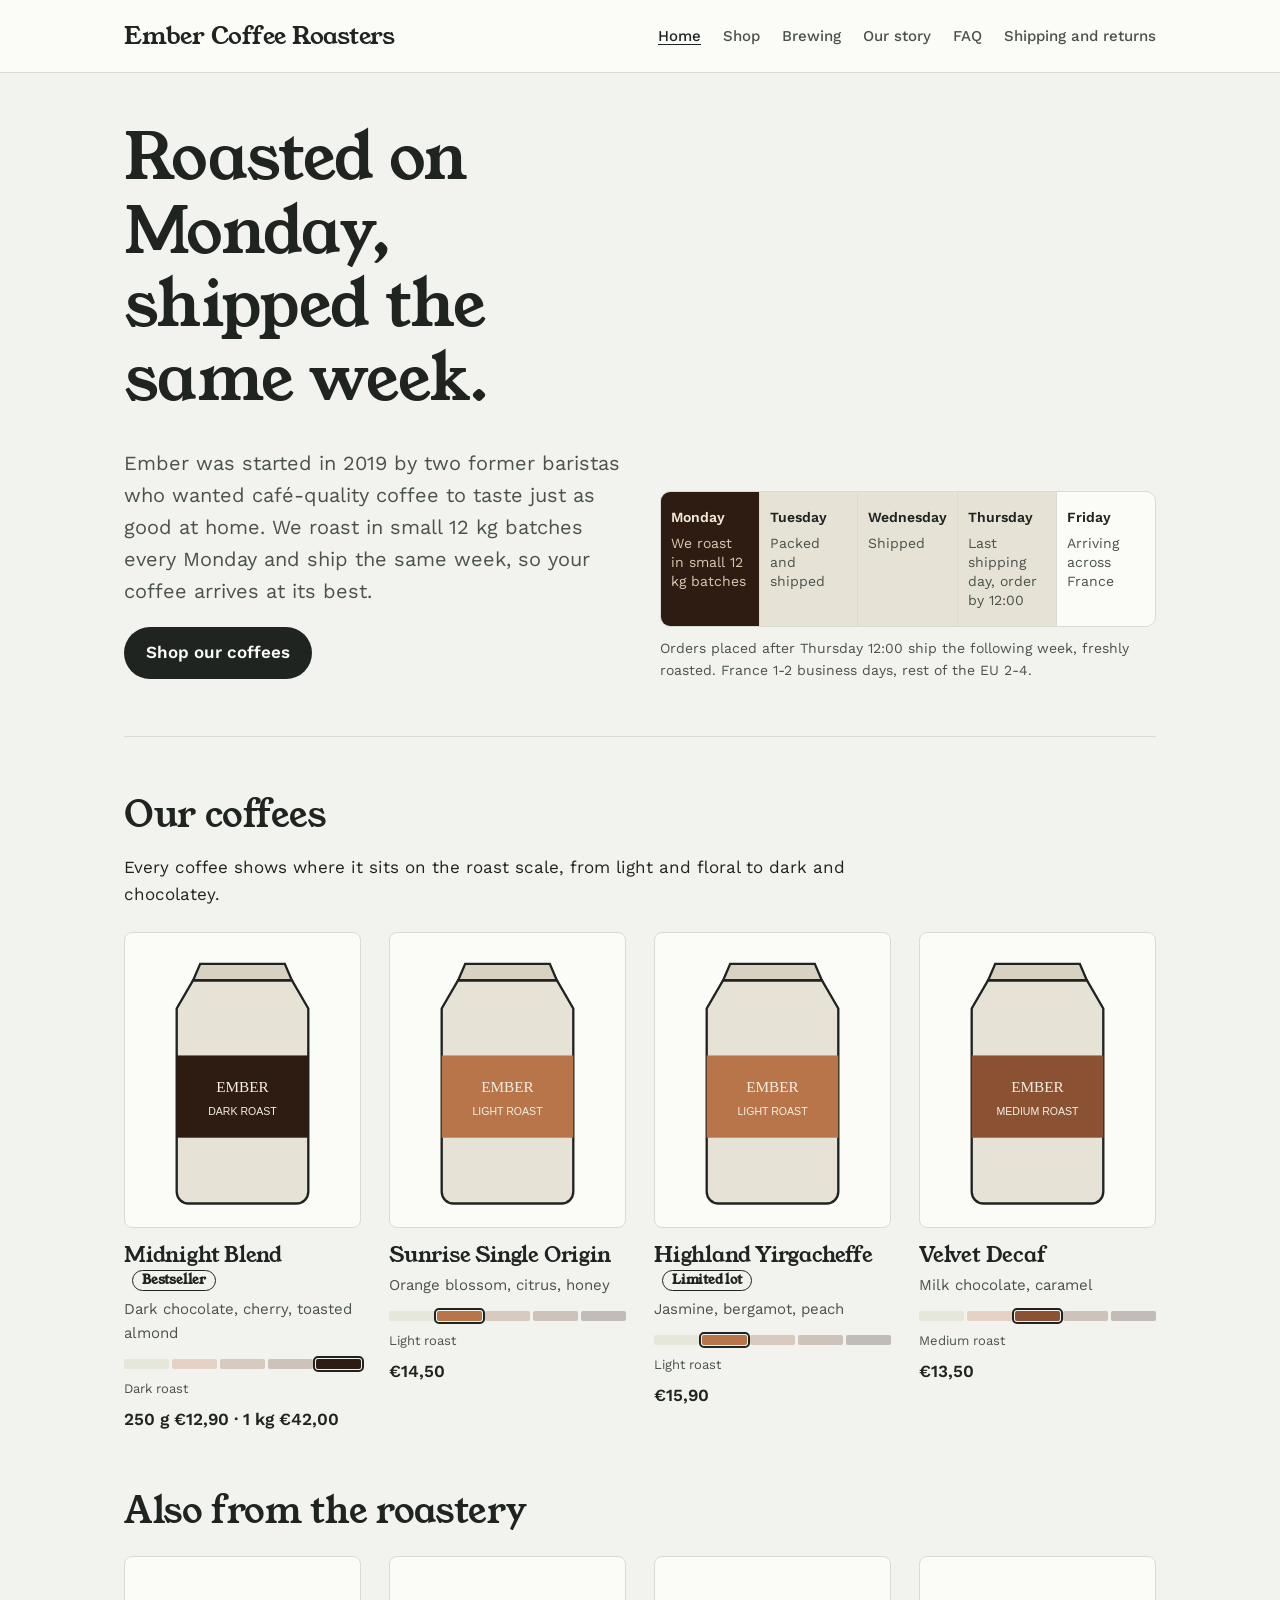
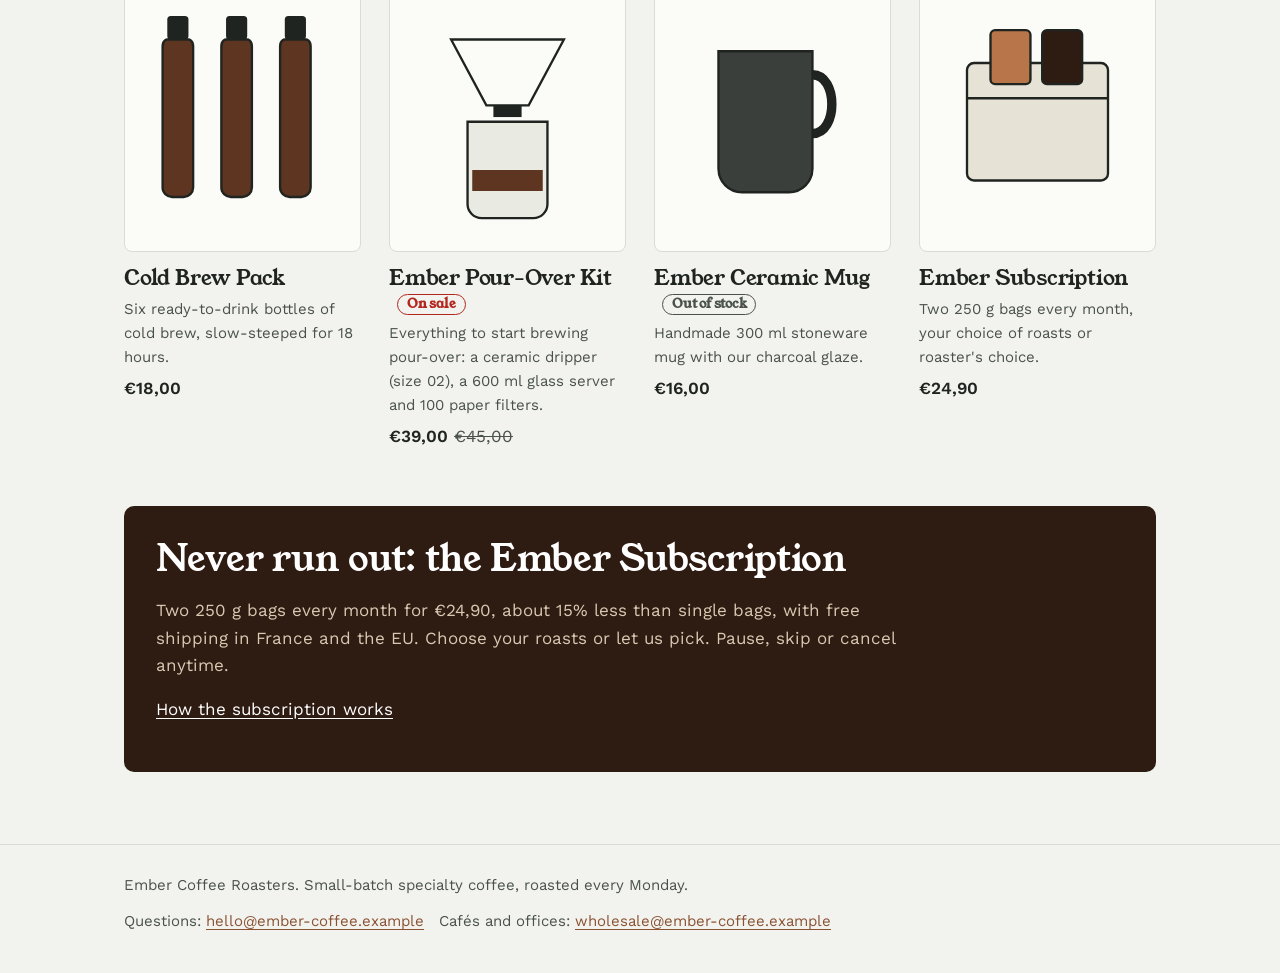
<file: index.html>
<!doctype html>
<html lang="en">
<head>
<meta charset="utf-8">
<meta name="viewport" content="width=device-width, initial-scale=1">
<title>Ember Coffee Roasters — small-batch coffee roasted every Monday</title>
<meta name="description" content="Specialty coffee roasted in small batches every Monday and shipped the same week across Europe.">
<link rel="preconnect" href="https://fonts.googleapis.com">
<link rel="preconnect" href="https://fonts.gstatic.com" crossorigin>
<link rel="stylesheet" href="https://fonts.googleapis.com/css2?family=Work+Sans:wght@400;500;600&amp;family=Young+Serif&amp;display=swap">
<link rel="stylesheet" href="style.css">
</head>
<body>
<header class="site-header"><div class="wrap">
<a class="logo" href="index.html">Ember Coffee Roasters</a>
<nav class="site-nav" aria-label="Main"><ul><li><a href="index.html" aria-current="page">Home</a></li><li><a href="shop.html">Shop</a></li><li><a href="brewing.html">Brewing</a></li><li><a href="story.html">Our story</a></li><li><a href="faq.html">FAQ</a></li><li><a href="shipping.html">Shipping and returns</a></li></ul></nav>
</div></header>
<main><div class="wrap">

<section class="hero">
  <div>
    <h1>Roasted on Monday, shipped the same week.</h1>
    <p class="lede">Ember was started in 2019 by two former baristas who wanted café-quality coffee to taste just as good at home. We roast in small 12 kg batches every Monday and ship the same week, so your coffee arrives at its best.</p>
    <p><a class="buy" href="shop.html">Shop our coffees</a></p>
  </div>
  <div>
    <ol class="week" aria-label="Our roasting week">
      <li class="roast"><span class="day">Monday</span><span class="what">We roast in small 12 kg batches</span></li>
      <li class="ship"><span class="day">Tuesday</span><span class="what">Packed and shipped</span></li>
      <li class="ship"><span class="day">Wednesday</span><span class="what">Shipped</span></li>
      <li class="ship"><span class="day">Thursday</span><span class="what">Last shipping day, order by 12:00</span></li>
      <li><span class="day">Friday</span><span class="what">Arriving across France</span></li>
    </ol>
    <p class="week-caption">Orders placed after Thursday 12:00 ship the following week, freshly roasted. France 1-2 business days, rest of the EU 2-4.</p>
  </div>
</section>
<h2>Our coffees</h2>
<p>Every coffee shows where it sits on the roast scale, from light and floral to dark and chocolatey.</p>
<div class="grid"><a class="product-card" href="product-midnight-blend.html"><svg class="bag" viewBox="0 0 200 250" role="img" aria-label="Midnight Blend">
<path d="M58 40h84l14 24v156a10 10 0 0 1-10 10H54a10 10 0 0 1-10-10V64z" fill="#e7e2d6" stroke="#1f2420" stroke-width="2"/>
<path d="M58 40h84l-6-14H64z" fill="#d9d2c3" stroke="#1f2420" stroke-width="2"/>
<rect x="44" y="104" width="112" height="70" fill="#2e1b12"/>
<text x="100" y="135" text-anchor="middle" font-family="Georgia, serif" font-size="13" fill="#f6efe2">EMBER</text>
<text x="100" y="155" text-anchor="middle" font-family="Arial, sans-serif" font-size="9" fill="#f6efe2">DARK ROAST</text></svg><h3>Midnight Blend <span class="badge ">Bestseller</span></h3><p class="notes">Dark chocolate, cherry, toasted almond</p><div class="scale" role="img" aria-label="Roast level: dark"><span></span><span></span><span></span><span></span><span class="on"></span></div><div class="scale-label">Dark roast</div><span class="price">250 g €12,90 · 1 kg €42,00</span></a><a class="product-card" href="product-sunrise-single-origin.html"><svg class="bag" viewBox="0 0 200 250" role="img" aria-label="Sunrise Single Origin">
<path d="M58 40h84l14 24v156a10 10 0 0 1-10 10H54a10 10 0 0 1-10-10V64z" fill="#e7e2d6" stroke="#1f2420" stroke-width="2"/>
<path d="M58 40h84l-6-14H64z" fill="#d9d2c3" stroke="#1f2420" stroke-width="2"/>
<rect x="44" y="104" width="112" height="70" fill="#b8754a"/>
<text x="100" y="135" text-anchor="middle" font-family="Georgia, serif" font-size="13" fill="#f6efe2">EMBER</text>
<text x="100" y="155" text-anchor="middle" font-family="Arial, sans-serif" font-size="9" fill="#f6efe2">LIGHT ROAST</text></svg><h3>Sunrise Single Origin</h3><p class="notes">Orange blossom, citrus, honey</p><div class="scale" role="img" aria-label="Roast level: light"><span></span><span class="on"></span><span></span><span></span><span></span></div><div class="scale-label">Light roast</div><span class="price">€14,50</span></a><a class="product-card" href="product-highland-yirgacheffe.html"><svg class="bag" viewBox="0 0 200 250" role="img" aria-label="Highland Yirgacheffe">
<path d="M58 40h84l14 24v156a10 10 0 0 1-10 10H54a10 10 0 0 1-10-10V64z" fill="#e7e2d6" stroke="#1f2420" stroke-width="2"/>
<path d="M58 40h84l-6-14H64z" fill="#d9d2c3" stroke="#1f2420" stroke-width="2"/>
<rect x="44" y="104" width="112" height="70" fill="#b8754a"/>
<text x="100" y="135" text-anchor="middle" font-family="Georgia, serif" font-size="13" fill="#f6efe2">EMBER</text>
<text x="100" y="155" text-anchor="middle" font-family="Arial, sans-serif" font-size="9" fill="#f6efe2">LIGHT ROAST</text></svg><h3>Highland Yirgacheffe <span class="badge ">Limited lot</span></h3><p class="notes">Jasmine, bergamot, peach</p><div class="scale" role="img" aria-label="Roast level: light"><span></span><span class="on"></span><span></span><span></span><span></span></div><div class="scale-label">Light roast</div><span class="price">€15,90</span></a><a class="product-card" href="product-velvet-decaf.html"><svg class="bag" viewBox="0 0 200 250" role="img" aria-label="Velvet Decaf">
<path d="M58 40h84l14 24v156a10 10 0 0 1-10 10H54a10 10 0 0 1-10-10V64z" fill="#e7e2d6" stroke="#1f2420" stroke-width="2"/>
<path d="M58 40h84l-6-14H64z" fill="#d9d2c3" stroke="#1f2420" stroke-width="2"/>
<rect x="44" y="104" width="112" height="70" fill="#8a5233"/>
<text x="100" y="135" text-anchor="middle" font-family="Georgia, serif" font-size="13" fill="#f6efe2">EMBER</text>
<text x="100" y="155" text-anchor="middle" font-family="Arial, sans-serif" font-size="9" fill="#f6efe2">MEDIUM ROAST</text></svg><h3>Velvet Decaf</h3><p class="notes">Milk chocolate, caramel</p><div class="scale" role="img" aria-label="Roast level: medium"><span></span><span></span><span class="on"></span><span></span><span></span></div><div class="scale-label">Medium roast</div><span class="price">€13,50</span></a></div>
<h2>Also from the roastery</h2>
<div class="grid"><a class="product-card" href="product-cold-brew-pack.html"><svg class="bag" viewBox="0 0 200 250" role="img" aria-label="Cold Brew Pack"><g transform="translate(28 50)"><rect x="8" y="0" width="18" height="20" rx="3" fill="#1f2420"/><path d="M4 26c0-6 4-6 4-6h18s4 0 4 6v120a8 8 0 0 1-8 8H12a8 8 0 0 1-8-8z" fill="#5e3520" stroke="#1f2420" stroke-width="2"/></g><g transform="translate(78 50)"><rect x="8" y="0" width="18" height="20" rx="3" fill="#1f2420"/><path d="M4 26c0-6 4-6 4-6h18s4 0 4 6v120a8 8 0 0 1-8 8H12a8 8 0 0 1-8-8z" fill="#5e3520" stroke="#1f2420" stroke-width="2"/></g><g transform="translate(128 50)"><rect x="8" y="0" width="18" height="20" rx="3" fill="#1f2420"/><path d="M4 26c0-6 4-6 4-6h18s4 0 4 6v120a8 8 0 0 1-8 8H12a8 8 0 0 1-8-8z" fill="#5e3520" stroke="#1f2420" stroke-width="2"/></g></svg><h3>Cold Brew Pack</h3><p class="notes">Six ready-to-drink bottles of cold brew, slow-steeped for 18 hours.</p><span class="price">€18,00</span></a><a class="product-card" href="product-pour-over-kit.html"><svg class="bag" viewBox="0 0 200 250" role="img" aria-label="Ember Pour-Over Kit"><path d="M52 70h96l-30 56H82z" fill="#fbfbf8" stroke="#1f2420" stroke-width="2"/><rect x="88" y="126" width="24" height="10" fill="#1f2420"/><path d="M66 140h68v70a12 12 0 0 1-12 12H78a12 12 0 0 1-12-12z" fill="#e9ebe3" stroke="#1f2420" stroke-width="2"/><path d="M70 190h60" stroke="#5e3520" stroke-width="18"/></svg><h3>Ember Pour-Over Kit <span class="badge sale">On sale</span></h3><p class="notes">Everything to start brewing pour-over: a ceramic dripper (size 02), a 600 ml glass server and 100 paper filters.</p><span class="price">€39,00<span class="was">€45,00</span></span></a><a class="product-card" href="product-ceramic-mug.html"><svg class="bag" viewBox="0 0 200 250" role="img" aria-label="Ember Ceramic Mug"><path d="M54 80h80v100a20 20 0 0 1-20 20H74a20 20 0 0 1-20-20z" fill="#3a3f3b" stroke="#1f2420" stroke-width="2"/><path d="M134 100c22 0 22 50 0 50" fill="none" stroke="#1f2420" stroke-width="8"/></svg><h3>Ember Ceramic Mug <span class="badge out">Out of stock</span></h3><p class="notes">Handmade 300 ml stoneware mug with our charcoal glaze.</p><span class="price">€16,00</span></a><a class="product-card" href="product-ember-subscription.html"><svg class="bag" viewBox="0 0 200 250" role="img" aria-label="Ember Subscription"><rect x="40" y="90" width="120" height="100" rx="6" fill="#e7e2d6" stroke="#1f2420" stroke-width="2"/><path d="M40 120h120" stroke="#1f2420" stroke-width="2"/><rect x="60" y="62" width="34" height="46" rx="4" fill="#b8754a" stroke="#1f2420" stroke-width="2"/><rect x="104" y="62" width="34" height="46" rx="4" fill="#2e1b12" stroke="#1f2420" stroke-width="2"/></svg><h3>Ember Subscription</h3><p class="notes">Two 250 g bags every month, your choice of roasts or roaster&#x27;s choice.</p><span class="price">€24,90</span></a></div>
<section class="band">
  <h2>Never run out: the Ember Subscription</h2>
  <p>Two 250 g bags every month for €24,90, about 15% less than single bags, with free shipping in France and the EU. Choose your roasts or let us pick. Pause, skip or cancel anytime.</p>
  <p><a href="product-ember-subscription.html">How the subscription works</a></p>
</section>
</div></main>
<footer class="site-footer"><div class="wrap">
<span>Ember Coffee Roasters. Small-batch specialty coffee, roasted every Monday.</span>
<span>Questions: <a href="mailto:hello@ember-coffee.example">hello@ember-coffee.example</a> &nbsp; Cafés and offices: <a href="mailto:wholesale@ember-coffee.example">wholesale@ember-coffee.example</a></span>
</div></footer>
</body>
</html>
</file>
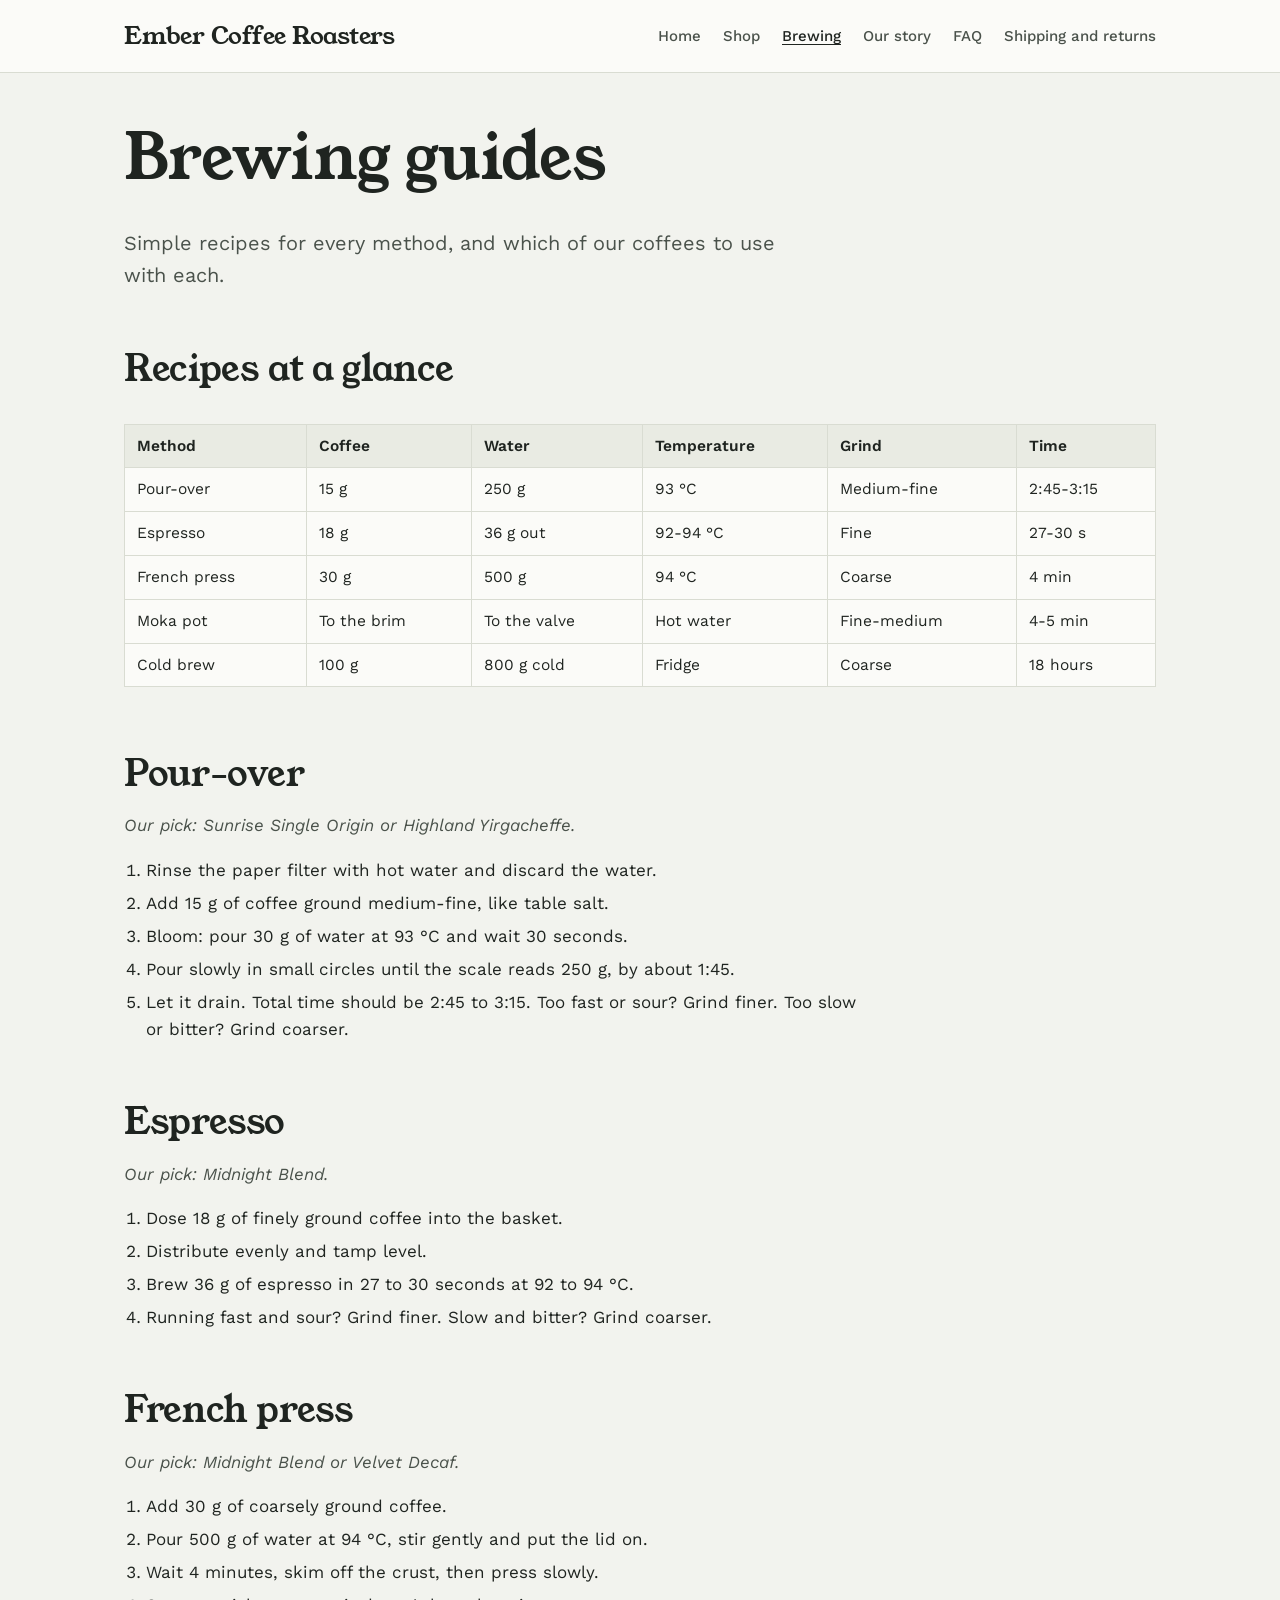
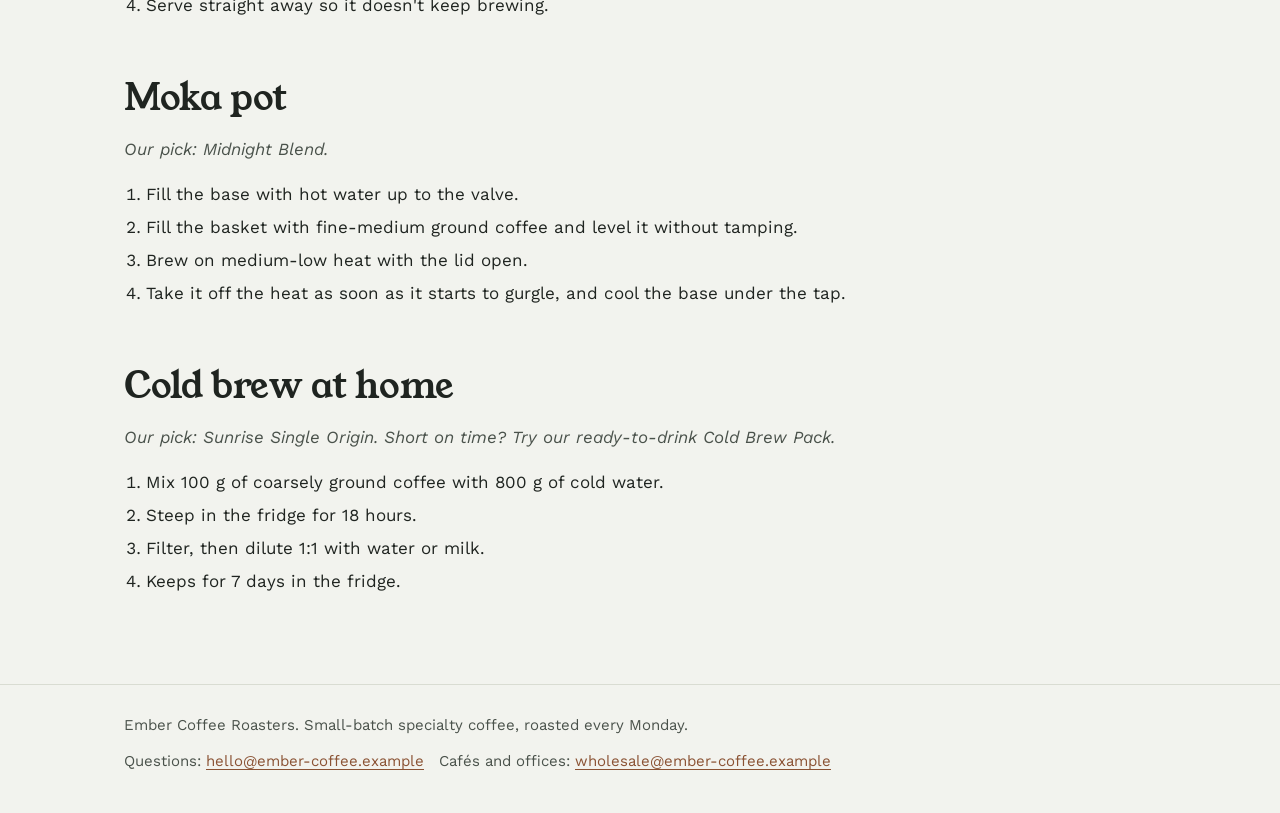
<file: brewing.html>
<!doctype html>
<html lang="en">
<head>
<meta charset="utf-8">
<meta name="viewport" content="width=device-width, initial-scale=1">
<title>Brewing guides — Ember Coffee Roasters</title>
<meta name="description" content="How to brew our coffees at home: pour-over, espresso, French press, moka pot and cold brew.">
<link rel="preconnect" href="https://fonts.googleapis.com">
<link rel="preconnect" href="https://fonts.gstatic.com" crossorigin>
<link rel="stylesheet" href="https://fonts.googleapis.com/css2?family=Work+Sans:wght@400;500;600&amp;family=Young+Serif&amp;display=swap">
<link rel="stylesheet" href="style.css">
</head>
<body>
<header class="site-header"><div class="wrap">
<a class="logo" href="index.html">Ember Coffee Roasters</a>
<nav class="site-nav" aria-label="Main"><ul><li><a href="index.html">Home</a></li><li><a href="shop.html">Shop</a></li><li><a href="brewing.html" aria-current="page">Brewing</a></li><li><a href="story.html">Our story</a></li><li><a href="faq.html">FAQ</a></li><li><a href="shipping.html">Shipping and returns</a></li></ul></nav>
</div></header>
<main><div class="wrap">

<h1>Brewing guides</h1>
<p class="lede">Simple recipes for every method, and which of our coffees to use with each.</p>
<h2>Recipes at a glance</h2>
<div class="table-scroll"><table class="data"><thead><tr><th>Method</th><th>Coffee</th><th>Water</th><th>Temperature</th><th>Grind</th><th>Time</th></tr></thead><tbody><tr><td>Pour-over</td><td>15 g</td><td>250 g</td><td>93 °C</td><td>Medium-fine</td><td>2:45-3:15</td></tr><tr><td>Espresso</td><td>18 g</td><td>36 g out</td><td>92-94 °C</td><td>Fine</td><td>27-30 s</td></tr><tr><td>French press</td><td>30 g</td><td>500 g</td><td>94 °C</td><td>Coarse</td><td>4 min</td></tr><tr><td>Moka pot</td><td>To the brim</td><td>To the valve</td><td>Hot water</td><td>Fine-medium</td><td>4-5 min</td></tr><tr><td>Cold brew</td><td>100 g</td><td>800 g cold</td><td>Fridge</td><td>Coarse</td><td>18 hours</td></tr></tbody></table></div>
<h2>Pour-over</h2><p class="pick">Our pick: Sunrise Single Origin or Highland Yirgacheffe.</p><ol class="steps"><li>Rinse the paper filter with hot water and discard the water.</li><li>Add 15 g of coffee ground medium-fine, like table salt.</li><li>Bloom: pour 30 g of water at 93 °C and wait 30 seconds.</li><li>Pour slowly in small circles until the scale reads 250 g, by about 1:45.</li><li>Let it drain. Total time should be 2:45 to 3:15. Too fast or sour? Grind finer. Too slow or bitter? Grind coarser.</li></ol><h2>Espresso</h2><p class="pick">Our pick: Midnight Blend.</p><ol class="steps"><li>Dose 18 g of finely ground coffee into the basket.</li><li>Distribute evenly and tamp level.</li><li>Brew 36 g of espresso in 27 to 30 seconds at 92 to 94 °C.</li><li>Running fast and sour? Grind finer. Slow and bitter? Grind coarser.</li></ol><h2>French press</h2><p class="pick">Our pick: Midnight Blend or Velvet Decaf.</p><ol class="steps"><li>Add 30 g of coarsely ground coffee.</li><li>Pour 500 g of water at 94 °C, stir gently and put the lid on.</li><li>Wait 4 minutes, skim off the crust, then press slowly.</li><li>Serve straight away so it doesn&#x27;t keep brewing.</li></ol><h2>Moka pot</h2><p class="pick">Our pick: Midnight Blend.</p><ol class="steps"><li>Fill the base with hot water up to the valve.</li><li>Fill the basket with fine-medium ground coffee and level it without tamping.</li><li>Brew on medium-low heat with the lid open.</li><li>Take it off the heat as soon as it starts to gurgle, and cool the base under the tap.</li></ol><h2>Cold brew at home</h2><p class="pick">Our pick: Sunrise Single Origin. Short on time? Try our ready-to-drink Cold Brew Pack.</p><ol class="steps"><li>Mix 100 g of coarsely ground coffee with 800 g of cold water.</li><li>Steep in the fridge for 18 hours.</li><li>Filter, then dilute 1:1 with water or milk.</li><li>Keeps for 7 days in the fridge.</li></ol>
</div></main>
<footer class="site-footer"><div class="wrap">
<span>Ember Coffee Roasters. Small-batch specialty coffee, roasted every Monday.</span>
<span>Questions: <a href="mailto:hello@ember-coffee.example">hello@ember-coffee.example</a> &nbsp; Cafés and offices: <a href="mailto:wholesale@ember-coffee.example">wholesale@ember-coffee.example</a></span>
</div></footer>
</body>
</html>
</file>
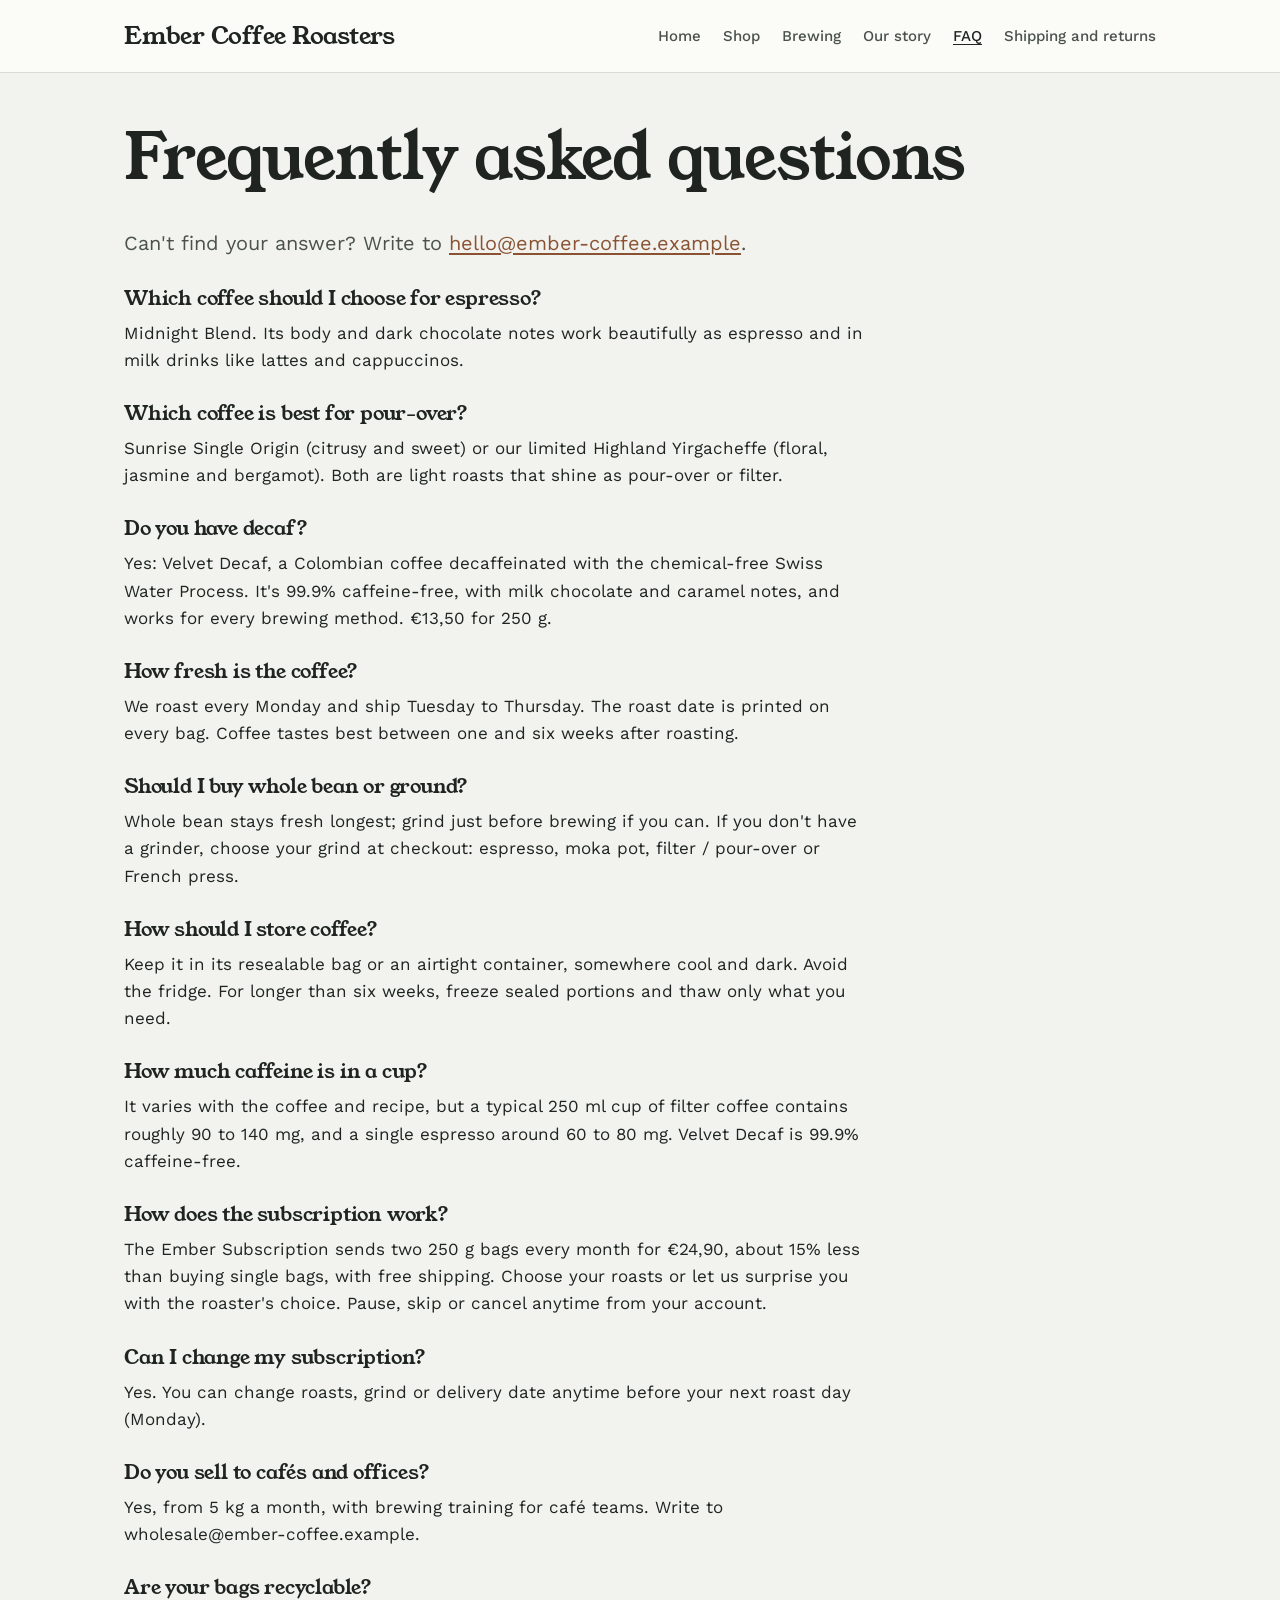
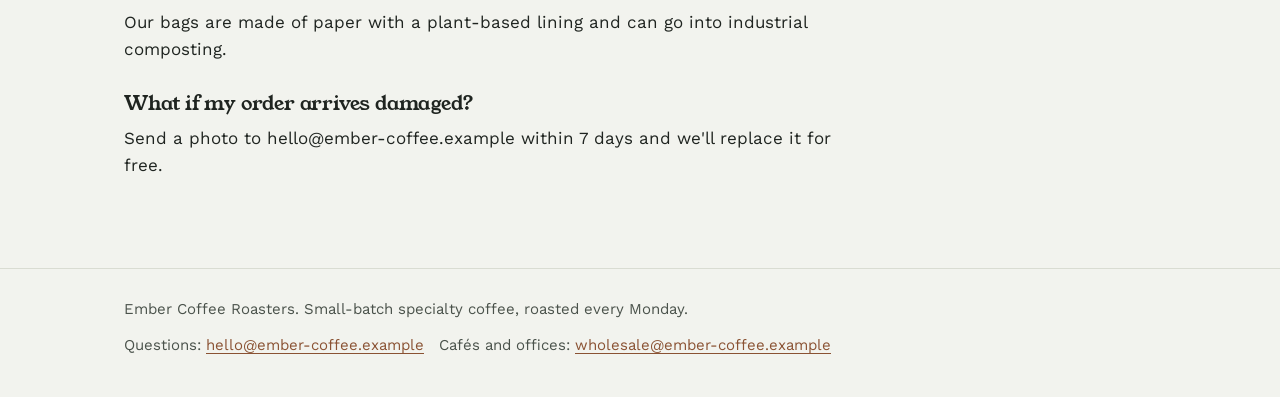
<file: faq.html>
<!doctype html>
<html lang="en">
<head>
<meta charset="utf-8">
<meta name="viewport" content="width=device-width, initial-scale=1">
<title>FAQ — Ember Coffee Roasters</title>
<meta name="description" content="Answers to the questions we hear most: decaf, freshness, grind, storage, caffeine, subscriptions and wholesale.">
<link rel="preconnect" href="https://fonts.googleapis.com">
<link rel="preconnect" href="https://fonts.gstatic.com" crossorigin>
<link rel="stylesheet" href="https://fonts.googleapis.com/css2?family=Work+Sans:wght@400;500;600&amp;family=Young+Serif&amp;display=swap">
<link rel="stylesheet" href="style.css">
</head>
<body>
<header class="site-header"><div class="wrap">
<a class="logo" href="index.html">Ember Coffee Roasters</a>
<nav class="site-nav" aria-label="Main"><ul><li><a href="index.html">Home</a></li><li><a href="shop.html">Shop</a></li><li><a href="brewing.html">Brewing</a></li><li><a href="story.html">Our story</a></li><li><a href="faq.html" aria-current="page">FAQ</a></li><li><a href="shipping.html">Shipping and returns</a></li></ul></nav>
</div></header>
<main><div class="wrap">

<h1>Frequently asked questions</h1>
<p class="lede">Can't find your answer? Write to <a href="mailto:hello@ember-coffee.example">hello@ember-coffee.example</a>.</p>
<div class="faq"><h3>Which coffee should I choose for espresso?</h3><p>Midnight Blend. Its body and dark chocolate notes work beautifully as espresso and in milk drinks like lattes and cappuccinos.</p><h3>Which coffee is best for pour-over?</h3><p>Sunrise Single Origin (citrusy and sweet) or our limited Highland Yirgacheffe (floral, jasmine and bergamot). Both are light roasts that shine as pour-over or filter.</p><h3>Do you have decaf?</h3><p>Yes: Velvet Decaf, a Colombian coffee decaffeinated with the chemical-free Swiss Water Process. It&#x27;s 99.9% caffeine-free, with milk chocolate and caramel notes, and works for every brewing method. €13,50 for 250 g.</p><h3>How fresh is the coffee?</h3><p>We roast every Monday and ship Tuesday to Thursday. The roast date is printed on every bag. Coffee tastes best between one and six weeks after roasting.</p><h3>Should I buy whole bean or ground?</h3><p>Whole bean stays fresh longest; grind just before brewing if you can. If you don&#x27;t have a grinder, choose your grind at checkout: espresso, moka pot, filter / pour-over or French press.</p><h3>How should I store coffee?</h3><p>Keep it in its resealable bag or an airtight container, somewhere cool and dark. Avoid the fridge. For longer than six weeks, freeze sealed portions and thaw only what you need.</p><h3>How much caffeine is in a cup?</h3><p>It varies with the coffee and recipe, but a typical 250 ml cup of filter coffee contains roughly 90 to 140 mg, and a single espresso around 60 to 80 mg. Velvet Decaf is 99.9% caffeine-free.</p><h3>How does the subscription work?</h3><p>The Ember Subscription sends two 250 g bags every month for €24,90, about 15% less than buying single bags, with free shipping. Choose your roasts or let us surprise you with the roaster&#x27;s choice. Pause, skip or cancel anytime from your account.</p><h3>Can I change my subscription?</h3><p>Yes. You can change roasts, grind or delivery date anytime before your next roast day (Monday).</p><h3>Do you sell to cafés and offices?</h3><p>Yes, from 5 kg a month, with brewing training for café teams. Write to wholesale@ember-coffee.example.</p><h3>Are your bags recyclable?</h3><p>Our bags are made of paper with a plant-based lining and can go into industrial composting.</p><h3>What if my order arrives damaged?</h3><p>Send a photo to hello@ember-coffee.example within 7 days and we&#x27;ll replace it for free.</p></div>
</div></main>
<footer class="site-footer"><div class="wrap">
<span>Ember Coffee Roasters. Small-batch specialty coffee, roasted every Monday.</span>
<span>Questions: <a href="mailto:hello@ember-coffee.example">hello@ember-coffee.example</a> &nbsp; Cafés and offices: <a href="mailto:wholesale@ember-coffee.example">wholesale@ember-coffee.example</a></span>
</div></footer>
</body>
</html>
</file>
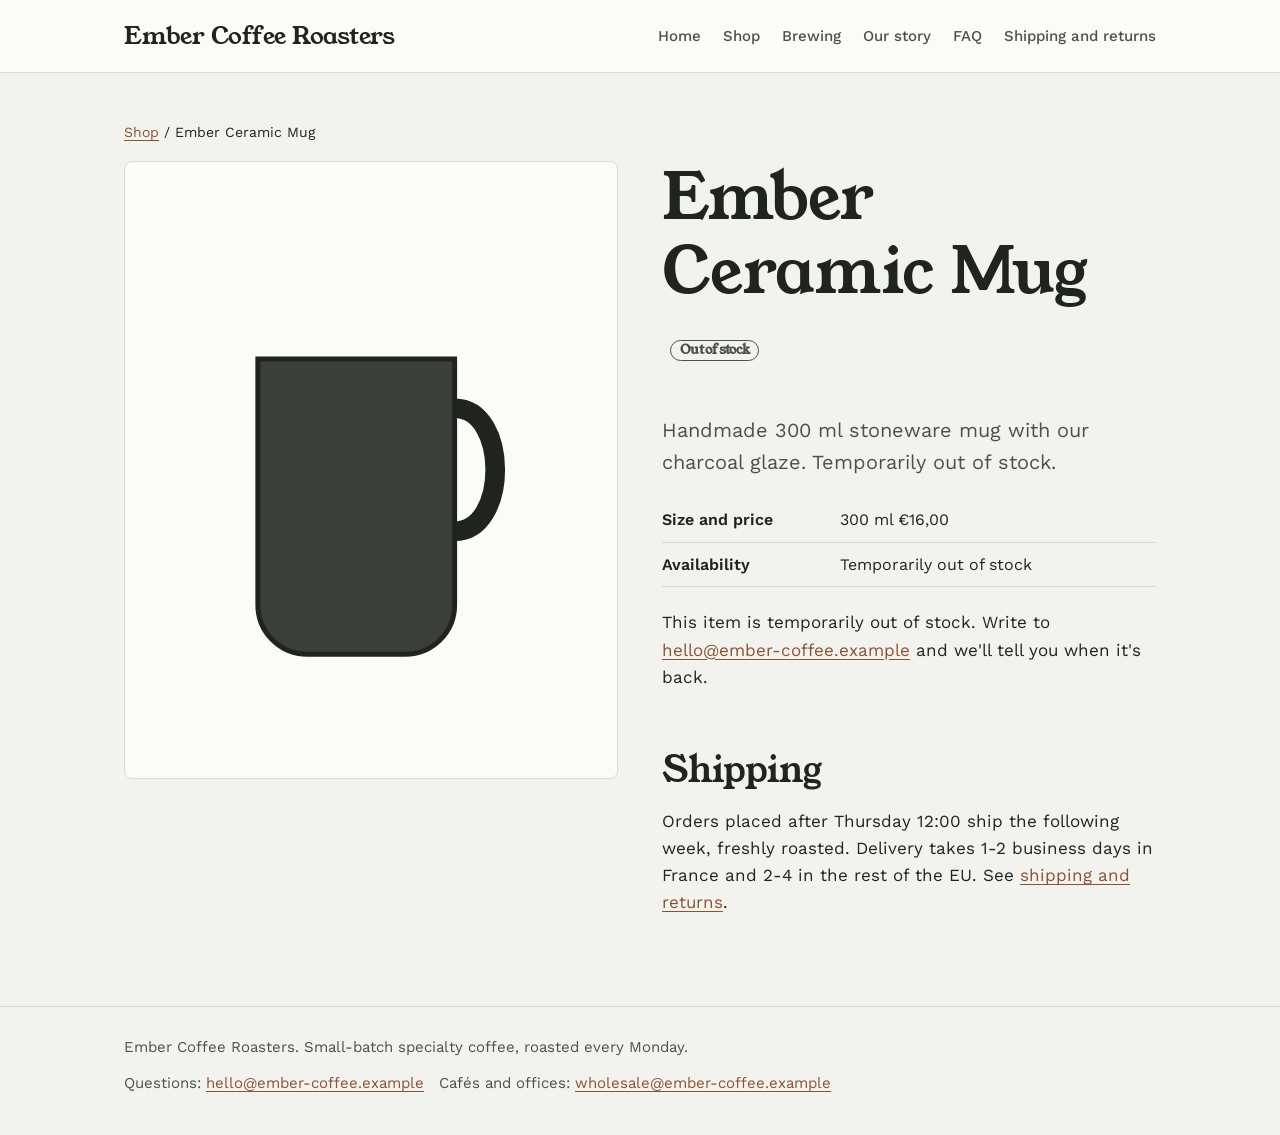
<file: product-ceramic-mug.html>
<!doctype html>
<html lang="en">
<head>
<meta charset="utf-8">
<meta name="viewport" content="width=device-width, initial-scale=1">
<title>Ember Ceramic Mug — Ember Coffee Roasters</title>
<meta name="description" content="Handmade 300 ml stoneware mug with our charcoal glaze. Temporarily out of stock.">
<link rel="preconnect" href="https://fonts.googleapis.com">
<link rel="preconnect" href="https://fonts.gstatic.com" crossorigin>
<link rel="stylesheet" href="https://fonts.googleapis.com/css2?family=Work+Sans:wght@400;500;600&amp;family=Young+Serif&amp;display=swap">
<link rel="stylesheet" href="style.css">
</head>
<body>
<header class="site-header"><div class="wrap">
<a class="logo" href="index.html">Ember Coffee Roasters</a>
<nav class="site-nav" aria-label="Main"><ul><li><a href="index.html">Home</a></li><li><a href="shop.html">Shop</a></li><li><a href="brewing.html">Brewing</a></li><li><a href="story.html">Our story</a></li><li><a href="faq.html">FAQ</a></li><li><a href="shipping.html">Shipping and returns</a></li></ul></nav>
</div></header>
<main><div class="wrap">

<p class="crumbs"><a href="shop.html">Shop</a> / Ember Ceramic Mug</p>
<article class="product">
  <div><svg class="bag" viewBox="0 0 200 250" role="img" aria-label="Ember Ceramic Mug"><path d="M54 80h80v100a20 20 0 0 1-20 20H74a20 20 0 0 1-20-20z" fill="#3a3f3b" stroke="#1f2420" stroke-width="2"/><path d="M134 100c22 0 22 50 0 50" fill="none" stroke="#1f2420" stroke-width="8"/></svg></div>
  <div>
    <h1>Ember Ceramic Mug <span class="badge out">Out of stock</span></h1>
    <p class="lede">Handmade 300 ml stoneware mug with our charcoal glaze. Temporarily out of stock.</p>
    
    <table class="facts"><tr><th scope="row">Size and price</th><td>300 ml €16,00</td></tr><tr><th scope="row">Availability</th><td>Temporarily out of stock</td></tr></table>
    <p>This item is temporarily out of stock. Write to <a href="mailto:hello@ember-coffee.example">hello@ember-coffee.example</a> and we'll tell you when it's back.</p>
    
    <h2>Shipping</h2>
    <p>Orders placed after Thursday 12:00 ship the following week, freshly roasted. Delivery takes 1-2 business days in France and 2-4 in the rest of the EU. See <a href="shipping.html">shipping and returns</a>.</p>
  </div>
</article>
</div></main>
<footer class="site-footer"><div class="wrap">
<span>Ember Coffee Roasters. Small-batch specialty coffee, roasted every Monday.</span>
<span>Questions: <a href="mailto:hello@ember-coffee.example">hello@ember-coffee.example</a> &nbsp; Cafés and offices: <a href="mailto:wholesale@ember-coffee.example">wholesale@ember-coffee.example</a></span>
</div></footer>
</body>
</html>
</file>
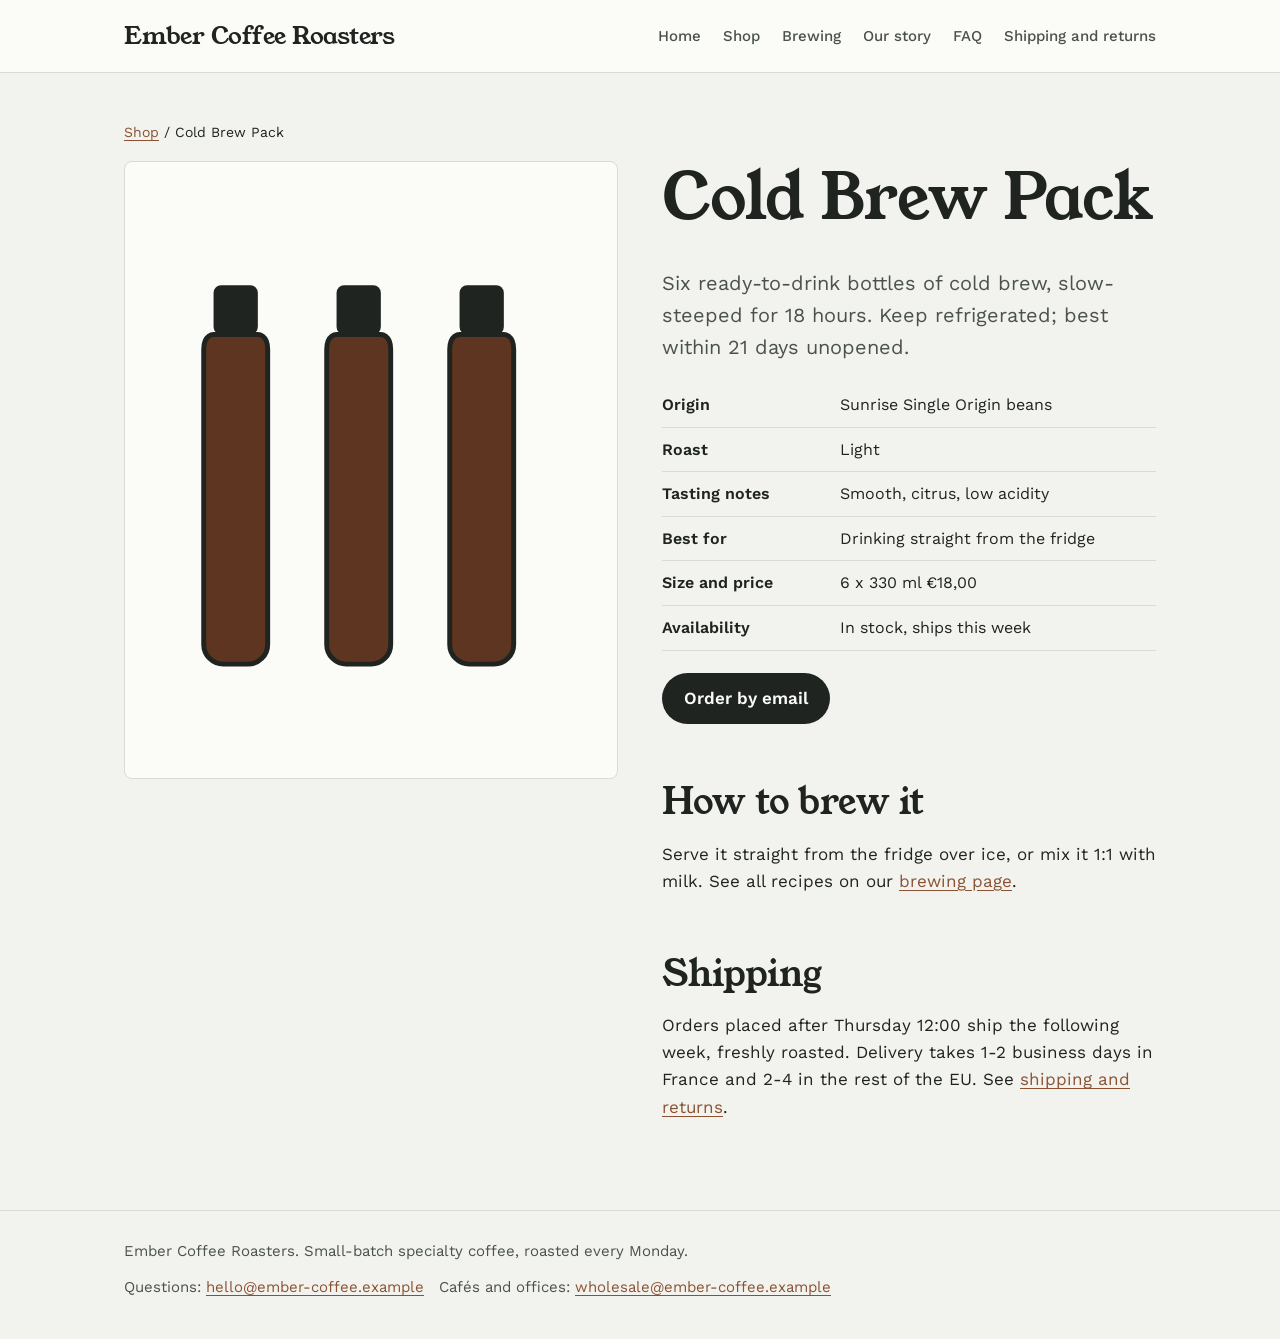
<file: product-cold-brew-pack.html>
<!doctype html>
<html lang="en">
<head>
<meta charset="utf-8">
<meta name="viewport" content="width=device-width, initial-scale=1">
<title>Cold Brew Pack — Ember Coffee Roasters</title>
<meta name="description" content="Six ready-to-drink bottles of cold brew, slow-steeped for 18 hours. Keep refrigerated; best within 21 days unopened.">
<link rel="preconnect" href="https://fonts.googleapis.com">
<link rel="preconnect" href="https://fonts.gstatic.com" crossorigin>
<link rel="stylesheet" href="https://fonts.googleapis.com/css2?family=Work+Sans:wght@400;500;600&amp;family=Young+Serif&amp;display=swap">
<link rel="stylesheet" href="style.css">
</head>
<body>
<header class="site-header"><div class="wrap">
<a class="logo" href="index.html">Ember Coffee Roasters</a>
<nav class="site-nav" aria-label="Main"><ul><li><a href="index.html">Home</a></li><li><a href="shop.html">Shop</a></li><li><a href="brewing.html">Brewing</a></li><li><a href="story.html">Our story</a></li><li><a href="faq.html">FAQ</a></li><li><a href="shipping.html">Shipping and returns</a></li></ul></nav>
</div></header>
<main><div class="wrap">

<p class="crumbs"><a href="shop.html">Shop</a> / Cold Brew Pack</p>
<article class="product">
  <div><svg class="bag" viewBox="0 0 200 250" role="img" aria-label="Cold Brew Pack"><g transform="translate(28 50)"><rect x="8" y="0" width="18" height="20" rx="3" fill="#1f2420"/><path d="M4 26c0-6 4-6 4-6h18s4 0 4 6v120a8 8 0 0 1-8 8H12a8 8 0 0 1-8-8z" fill="#5e3520" stroke="#1f2420" stroke-width="2"/></g><g transform="translate(78 50)"><rect x="8" y="0" width="18" height="20" rx="3" fill="#1f2420"/><path d="M4 26c0-6 4-6 4-6h18s4 0 4 6v120a8 8 0 0 1-8 8H12a8 8 0 0 1-8-8z" fill="#5e3520" stroke="#1f2420" stroke-width="2"/></g><g transform="translate(128 50)"><rect x="8" y="0" width="18" height="20" rx="3" fill="#1f2420"/><path d="M4 26c0-6 4-6 4-6h18s4 0 4 6v120a8 8 0 0 1-8 8H12a8 8 0 0 1-8-8z" fill="#5e3520" stroke="#1f2420" stroke-width="2"/></g></svg></div>
  <div>
    <h1>Cold Brew Pack</h1>
    <p class="lede">Six ready-to-drink bottles of cold brew, slow-steeped for 18 hours. Keep refrigerated; best within 21 days unopened.</p>
    
    <table class="facts"><tr><th scope="row">Origin</th><td>Sunrise Single Origin beans</td></tr><tr><th scope="row">Roast</th><td>Light</td></tr><tr><th scope="row">Tasting notes</th><td>Smooth, citrus, low acidity</td></tr><tr><th scope="row">Best for</th><td>Drinking straight from the fridge</td></tr><tr><th scope="row">Size and price</th><td>6 x 330 ml €18,00</td></tr><tr><th scope="row">Availability</th><td>In stock, ships this week</td></tr></table>
    <p><a class="buy" href="mailto:hello@ember-coffee.example?subject=Cold Brew Pack">Order by email</a></p>
    <h2>How to brew it</h2><p>Serve it straight from the fridge over ice, or mix it 1:1 with milk. See all recipes on our <a href="brewing.html">brewing page</a>.</p>
    <h2>Shipping</h2>
    <p>Orders placed after Thursday 12:00 ship the following week, freshly roasted. Delivery takes 1-2 business days in France and 2-4 in the rest of the EU. See <a href="shipping.html">shipping and returns</a>.</p>
  </div>
</article>
</div></main>
<footer class="site-footer"><div class="wrap">
<span>Ember Coffee Roasters. Small-batch specialty coffee, roasted every Monday.</span>
<span>Questions: <a href="mailto:hello@ember-coffee.example">hello@ember-coffee.example</a> &nbsp; Cafés and offices: <a href="mailto:wholesale@ember-coffee.example">wholesale@ember-coffee.example</a></span>
</div></footer>
</body>
</html>
</file>
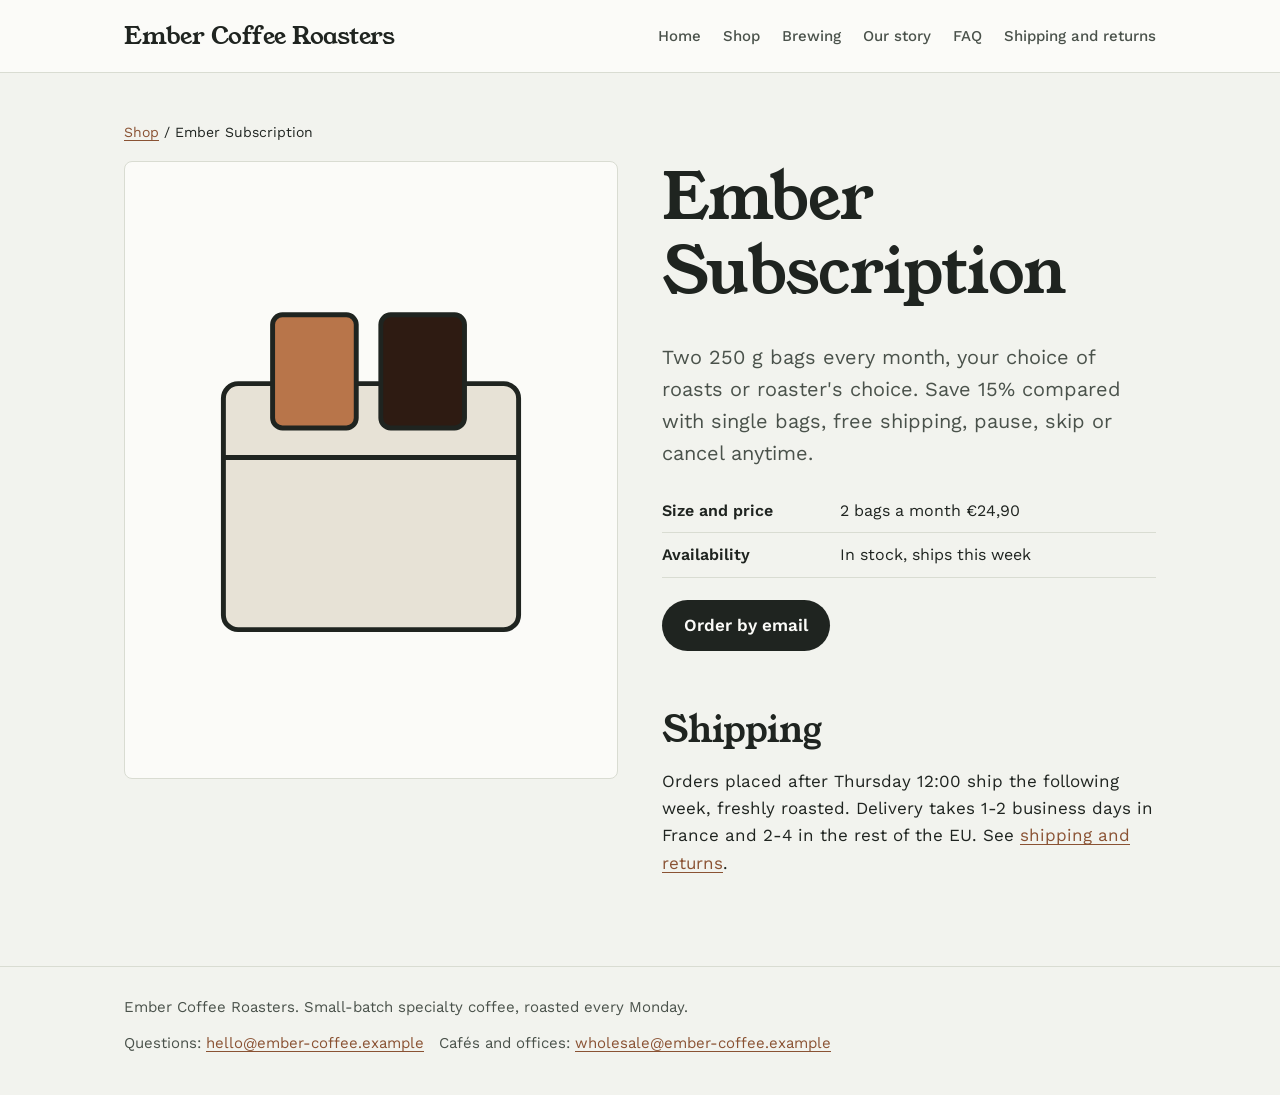
<file: product-ember-subscription.html>
<!doctype html>
<html lang="en">
<head>
<meta charset="utf-8">
<meta name="viewport" content="width=device-width, initial-scale=1">
<title>Ember Subscription — Ember Coffee Roasters</title>
<meta name="description" content="Two 250 g bags every month, your choice of roasts or roaster&#x27;s choice. Save 15% compared with single bags, free shipping, pause, skip or cancel anytime.">
<link rel="preconnect" href="https://fonts.googleapis.com">
<link rel="preconnect" href="https://fonts.gstatic.com" crossorigin>
<link rel="stylesheet" href="https://fonts.googleapis.com/css2?family=Work+Sans:wght@400;500;600&amp;family=Young+Serif&amp;display=swap">
<link rel="stylesheet" href="style.css">
</head>
<body>
<header class="site-header"><div class="wrap">
<a class="logo" href="index.html">Ember Coffee Roasters</a>
<nav class="site-nav" aria-label="Main"><ul><li><a href="index.html">Home</a></li><li><a href="shop.html">Shop</a></li><li><a href="brewing.html">Brewing</a></li><li><a href="story.html">Our story</a></li><li><a href="faq.html">FAQ</a></li><li><a href="shipping.html">Shipping and returns</a></li></ul></nav>
</div></header>
<main><div class="wrap">

<p class="crumbs"><a href="shop.html">Shop</a> / Ember Subscription</p>
<article class="product">
  <div><svg class="bag" viewBox="0 0 200 250" role="img" aria-label="Ember Subscription"><rect x="40" y="90" width="120" height="100" rx="6" fill="#e7e2d6" stroke="#1f2420" stroke-width="2"/><path d="M40 120h120" stroke="#1f2420" stroke-width="2"/><rect x="60" y="62" width="34" height="46" rx="4" fill="#b8754a" stroke="#1f2420" stroke-width="2"/><rect x="104" y="62" width="34" height="46" rx="4" fill="#2e1b12" stroke="#1f2420" stroke-width="2"/></svg></div>
  <div>
    <h1>Ember Subscription</h1>
    <p class="lede">Two 250 g bags every month, your choice of roasts or roaster&#x27;s choice. Save 15% compared with single bags, free shipping, pause, skip or cancel anytime.</p>
    
    <table class="facts"><tr><th scope="row">Size and price</th><td>2 bags a month €24,90</td></tr><tr><th scope="row">Availability</th><td>In stock, ships this week</td></tr></table>
    <p><a class="buy" href="mailto:hello@ember-coffee.example?subject=Ember Subscription">Order by email</a></p>
    
    <h2>Shipping</h2>
    <p>Orders placed after Thursday 12:00 ship the following week, freshly roasted. Delivery takes 1-2 business days in France and 2-4 in the rest of the EU. See <a href="shipping.html">shipping and returns</a>.</p>
  </div>
</article>
</div></main>
<footer class="site-footer"><div class="wrap">
<span>Ember Coffee Roasters. Small-batch specialty coffee, roasted every Monday.</span>
<span>Questions: <a href="mailto:hello@ember-coffee.example">hello@ember-coffee.example</a> &nbsp; Cafés and offices: <a href="mailto:wholesale@ember-coffee.example">wholesale@ember-coffee.example</a></span>
</div></footer>
</body>
</html>
</file>
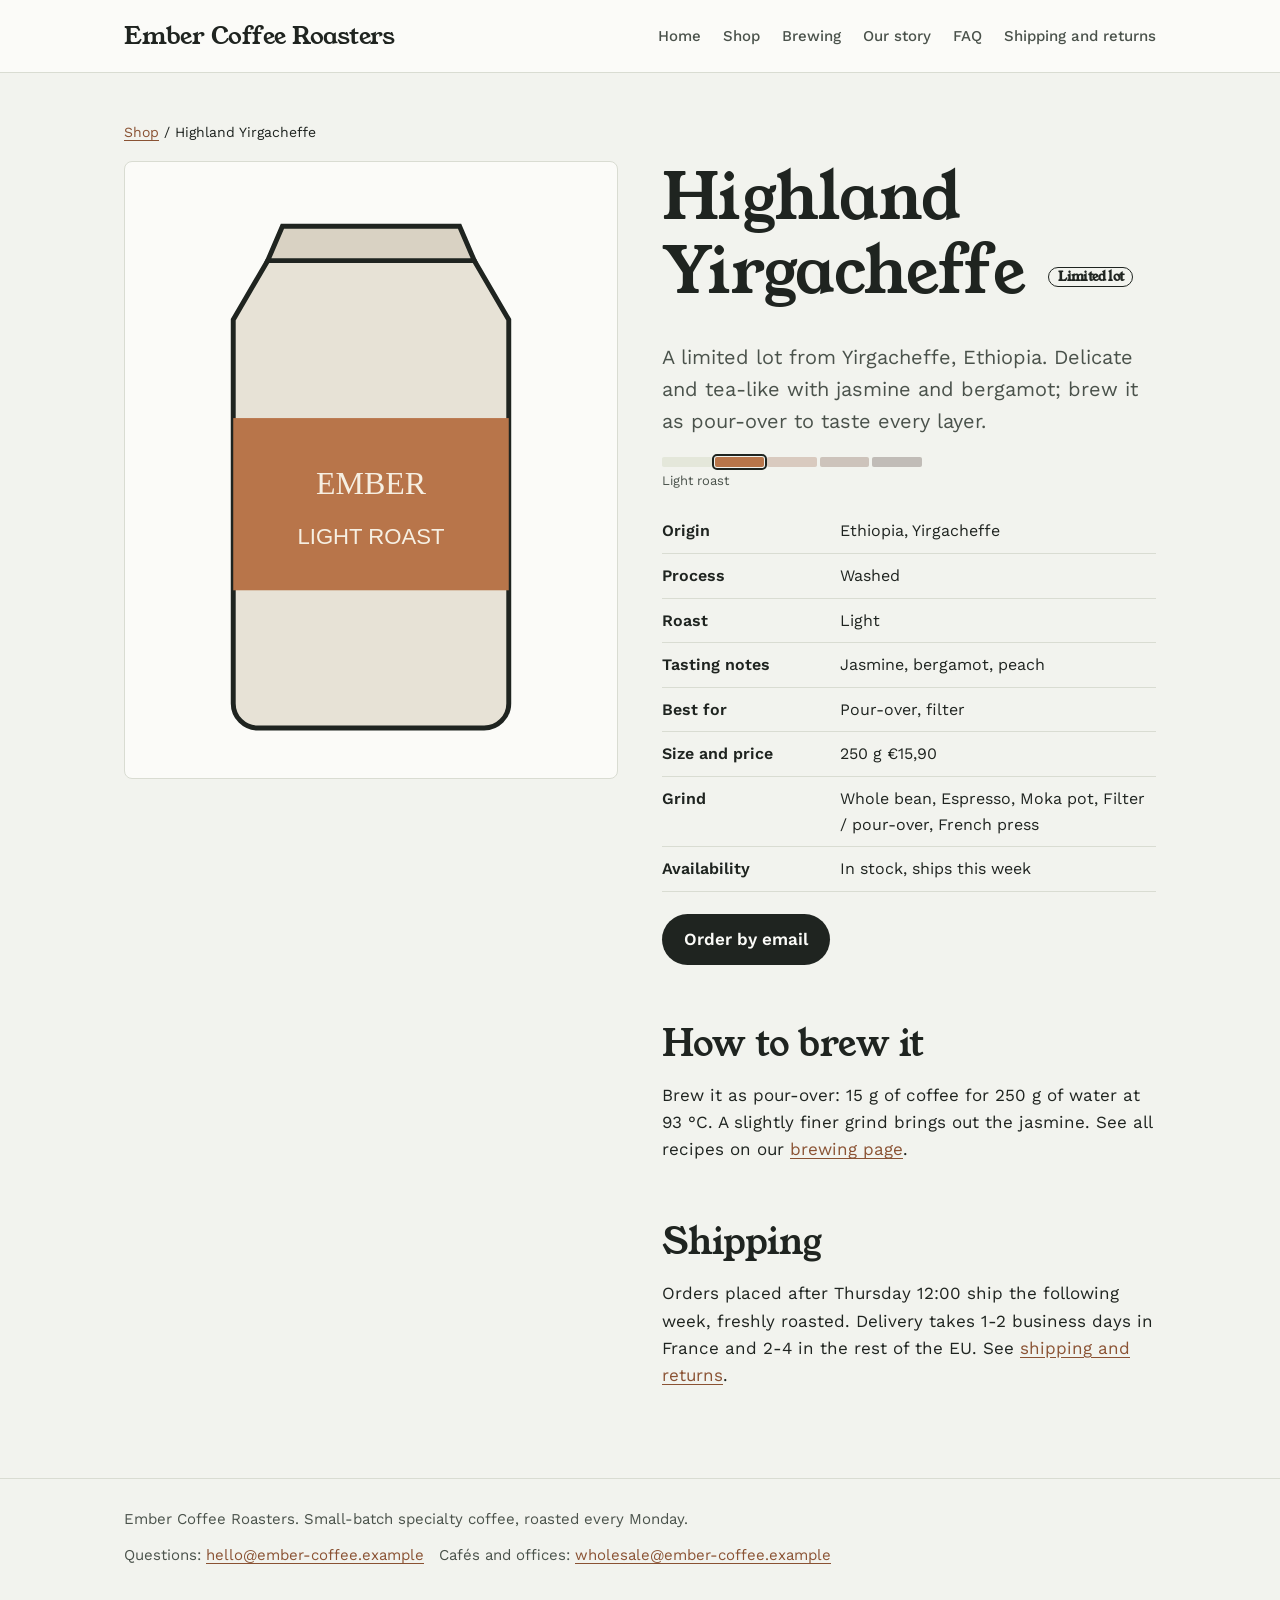
<file: product-highland-yirgacheffe.html>
<!doctype html>
<html lang="en">
<head>
<meta charset="utf-8">
<meta name="viewport" content="width=device-width, initial-scale=1">
<title>Highland Yirgacheffe — Ember Coffee Roasters</title>
<meta name="description" content="A limited lot from Yirgacheffe, Ethiopia. Delicate and tea-like with jasmine and bergamot; brew it as pour-over to taste every layer.">
<link rel="preconnect" href="https://fonts.googleapis.com">
<link rel="preconnect" href="https://fonts.gstatic.com" crossorigin>
<link rel="stylesheet" href="https://fonts.googleapis.com/css2?family=Work+Sans:wght@400;500;600&amp;family=Young+Serif&amp;display=swap">
<link rel="stylesheet" href="style.css">
</head>
<body>
<header class="site-header"><div class="wrap">
<a class="logo" href="index.html">Ember Coffee Roasters</a>
<nav class="site-nav" aria-label="Main"><ul><li><a href="index.html">Home</a></li><li><a href="shop.html">Shop</a></li><li><a href="brewing.html">Brewing</a></li><li><a href="story.html">Our story</a></li><li><a href="faq.html">FAQ</a></li><li><a href="shipping.html">Shipping and returns</a></li></ul></nav>
</div></header>
<main><div class="wrap">

<p class="crumbs"><a href="shop.html">Shop</a> / Highland Yirgacheffe</p>
<article class="product">
  <div><svg class="bag" viewBox="0 0 200 250" role="img" aria-label="Highland Yirgacheffe">
<path d="M58 40h84l14 24v156a10 10 0 0 1-10 10H54a10 10 0 0 1-10-10V64z" fill="#e7e2d6" stroke="#1f2420" stroke-width="2"/>
<path d="M58 40h84l-6-14H64z" fill="#d9d2c3" stroke="#1f2420" stroke-width="2"/>
<rect x="44" y="104" width="112" height="70" fill="#b8754a"/>
<text x="100" y="135" text-anchor="middle" font-family="Georgia, serif" font-size="13" fill="#f6efe2">EMBER</text>
<text x="100" y="155" text-anchor="middle" font-family="Arial, sans-serif" font-size="9" fill="#f6efe2">LIGHT ROAST</text></svg></div>
  <div>
    <h1>Highland Yirgacheffe <span class="badge ">Limited lot</span></h1>
    <p class="lede">A limited lot from Yirgacheffe, Ethiopia. Delicate and tea-like with jasmine and bergamot; brew it as pour-over to taste every layer.</p>
    <div class="scale" role="img" aria-label="Roast level: light"><span></span><span class="on"></span><span></span><span></span><span></span></div><div class="scale-label">Light roast</div>
    <table class="facts"><tr><th scope="row">Origin</th><td>Ethiopia, Yirgacheffe</td></tr><tr><th scope="row">Process</th><td>Washed</td></tr><tr><th scope="row">Roast</th><td>Light</td></tr><tr><th scope="row">Tasting notes</th><td>Jasmine, bergamot, peach</td></tr><tr><th scope="row">Best for</th><td>Pour-over, filter</td></tr><tr><th scope="row">Size and price</th><td>250 g €15,90</td></tr><tr><th scope="row">Grind</th><td>Whole bean, Espresso, Moka pot, Filter / pour-over, French press</td></tr><tr><th scope="row">Availability</th><td>In stock, ships this week</td></tr></table>
    <p><a class="buy" href="mailto:hello@ember-coffee.example?subject=Highland Yirgacheffe">Order by email</a></p>
    <h2>How to brew it</h2><p>Brew it as pour-over: 15 g of coffee for 250 g of water at 93 °C. A slightly finer grind brings out the jasmine. See all recipes on our <a href="brewing.html">brewing page</a>.</p>
    <h2>Shipping</h2>
    <p>Orders placed after Thursday 12:00 ship the following week, freshly roasted. Delivery takes 1-2 business days in France and 2-4 in the rest of the EU. See <a href="shipping.html">shipping and returns</a>.</p>
  </div>
</article>
</div></main>
<footer class="site-footer"><div class="wrap">
<span>Ember Coffee Roasters. Small-batch specialty coffee, roasted every Monday.</span>
<span>Questions: <a href="mailto:hello@ember-coffee.example">hello@ember-coffee.example</a> &nbsp; Cafés and offices: <a href="mailto:wholesale@ember-coffee.example">wholesale@ember-coffee.example</a></span>
</div></footer>
</body>
</html>
</file>
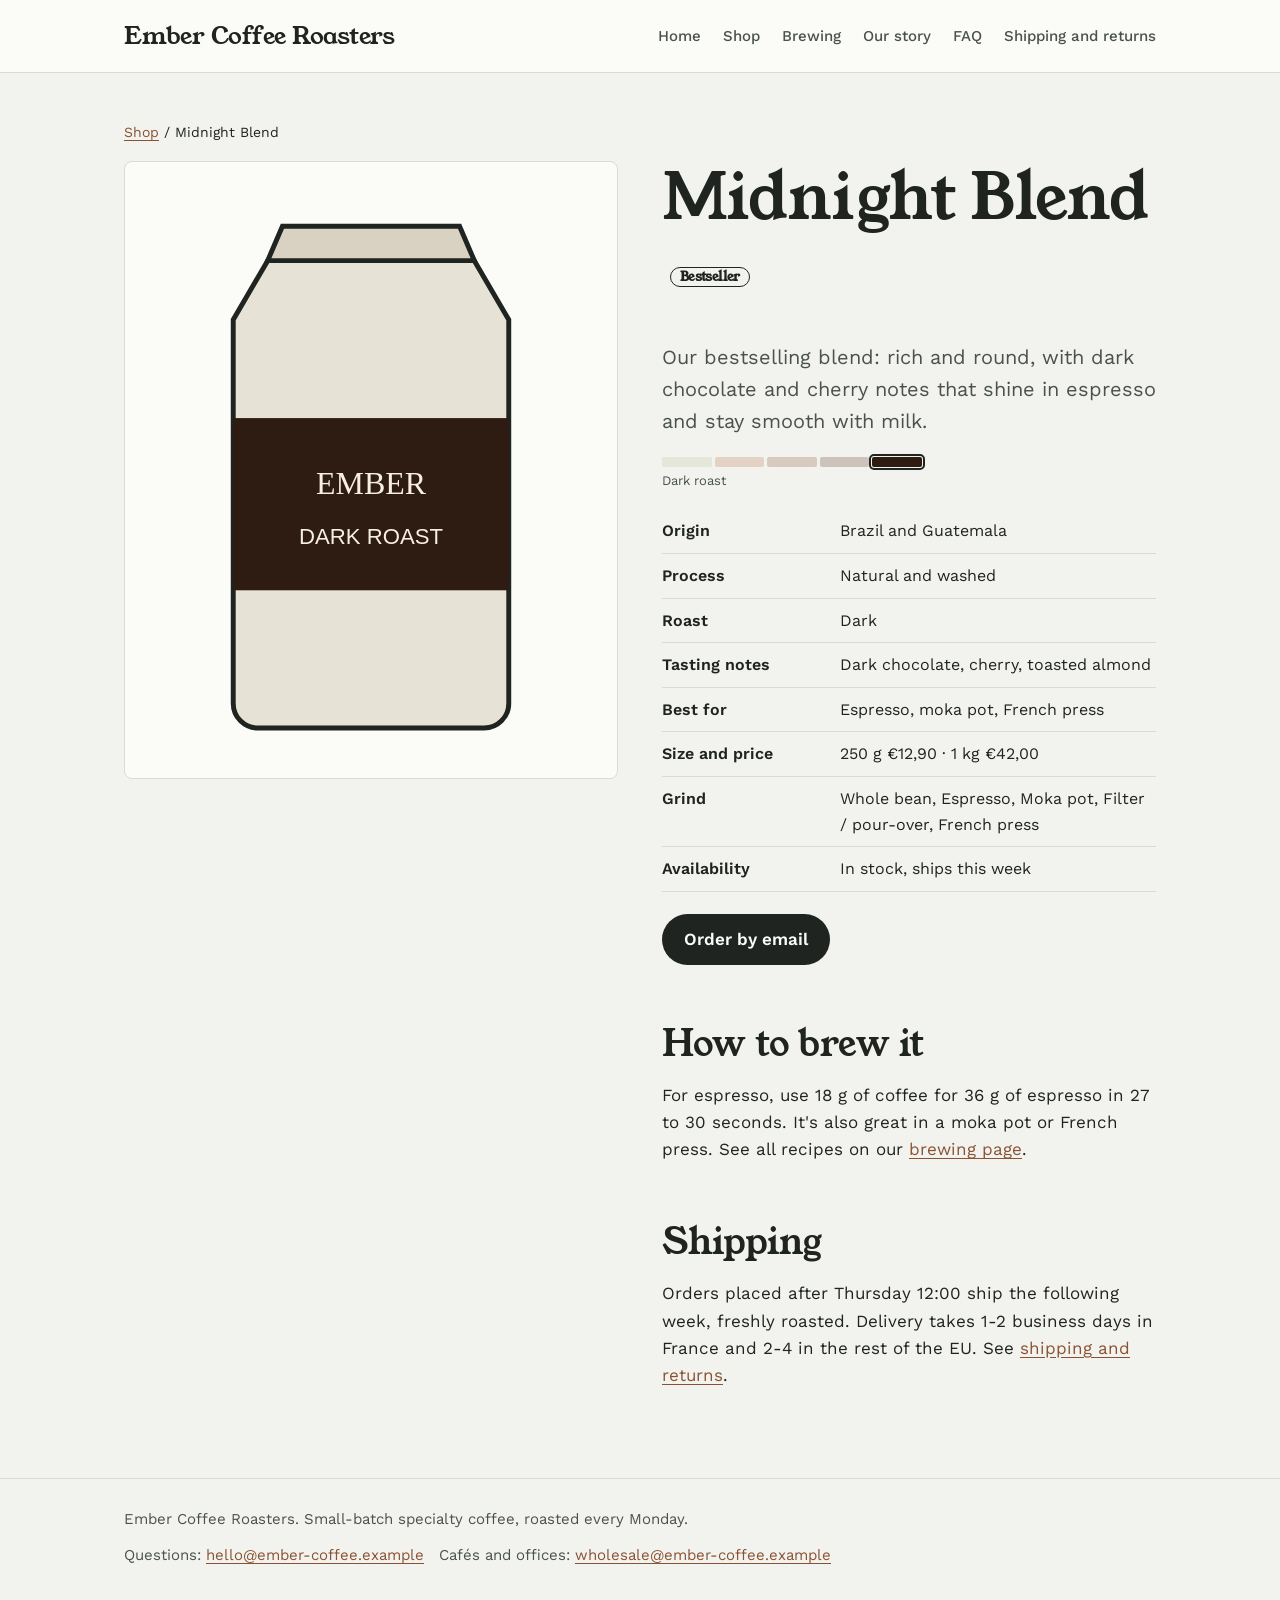
<file: product-midnight-blend.html>
<!doctype html>
<html lang="en">
<head>
<meta charset="utf-8">
<meta name="viewport" content="width=device-width, initial-scale=1">
<title>Midnight Blend — Ember Coffee Roasters</title>
<meta name="description" content="Our bestselling blend: rich and round, with dark chocolate and cherry notes that shine in espresso and stay smooth with milk.">
<link rel="preconnect" href="https://fonts.googleapis.com">
<link rel="preconnect" href="https://fonts.gstatic.com" crossorigin>
<link rel="stylesheet" href="https://fonts.googleapis.com/css2?family=Work+Sans:wght@400;500;600&amp;family=Young+Serif&amp;display=swap">
<link rel="stylesheet" href="style.css">
</head>
<body>
<header class="site-header"><div class="wrap">
<a class="logo" href="index.html">Ember Coffee Roasters</a>
<nav class="site-nav" aria-label="Main"><ul><li><a href="index.html">Home</a></li><li><a href="shop.html">Shop</a></li><li><a href="brewing.html">Brewing</a></li><li><a href="story.html">Our story</a></li><li><a href="faq.html">FAQ</a></li><li><a href="shipping.html">Shipping and returns</a></li></ul></nav>
</div></header>
<main><div class="wrap">

<p class="crumbs"><a href="shop.html">Shop</a> / Midnight Blend</p>
<article class="product">
  <div><svg class="bag" viewBox="0 0 200 250" role="img" aria-label="Midnight Blend">
<path d="M58 40h84l14 24v156a10 10 0 0 1-10 10H54a10 10 0 0 1-10-10V64z" fill="#e7e2d6" stroke="#1f2420" stroke-width="2"/>
<path d="M58 40h84l-6-14H64z" fill="#d9d2c3" stroke="#1f2420" stroke-width="2"/>
<rect x="44" y="104" width="112" height="70" fill="#2e1b12"/>
<text x="100" y="135" text-anchor="middle" font-family="Georgia, serif" font-size="13" fill="#f6efe2">EMBER</text>
<text x="100" y="155" text-anchor="middle" font-family="Arial, sans-serif" font-size="9" fill="#f6efe2">DARK ROAST</text></svg></div>
  <div>
    <h1>Midnight Blend <span class="badge ">Bestseller</span></h1>
    <p class="lede">Our bestselling blend: rich and round, with dark chocolate and cherry notes that shine in espresso and stay smooth with milk.</p>
    <div class="scale" role="img" aria-label="Roast level: dark"><span></span><span></span><span></span><span></span><span class="on"></span></div><div class="scale-label">Dark roast</div>
    <table class="facts"><tr><th scope="row">Origin</th><td>Brazil and Guatemala</td></tr><tr><th scope="row">Process</th><td>Natural and washed</td></tr><tr><th scope="row">Roast</th><td>Dark</td></tr><tr><th scope="row">Tasting notes</th><td>Dark chocolate, cherry, toasted almond</td></tr><tr><th scope="row">Best for</th><td>Espresso, moka pot, French press</td></tr><tr><th scope="row">Size and price</th><td>250 g €12,90 · 1 kg €42,00</td></tr><tr><th scope="row">Grind</th><td>Whole bean, Espresso, Moka pot, Filter / pour-over, French press</td></tr><tr><th scope="row">Availability</th><td>In stock, ships this week</td></tr></table>
    <p><a class="buy" href="mailto:hello@ember-coffee.example?subject=Midnight Blend">Order by email</a></p>
    <h2>How to brew it</h2><p>For espresso, use 18 g of coffee for 36 g of espresso in 27 to 30 seconds. It&#x27;s also great in a moka pot or French press. See all recipes on our <a href="brewing.html">brewing page</a>.</p>
    <h2>Shipping</h2>
    <p>Orders placed after Thursday 12:00 ship the following week, freshly roasted. Delivery takes 1-2 business days in France and 2-4 in the rest of the EU. See <a href="shipping.html">shipping and returns</a>.</p>
  </div>
</article>
</div></main>
<footer class="site-footer"><div class="wrap">
<span>Ember Coffee Roasters. Small-batch specialty coffee, roasted every Monday.</span>
<span>Questions: <a href="mailto:hello@ember-coffee.example">hello@ember-coffee.example</a> &nbsp; Cafés and offices: <a href="mailto:wholesale@ember-coffee.example">wholesale@ember-coffee.example</a></span>
</div></footer>
</body>
</html>
</file>
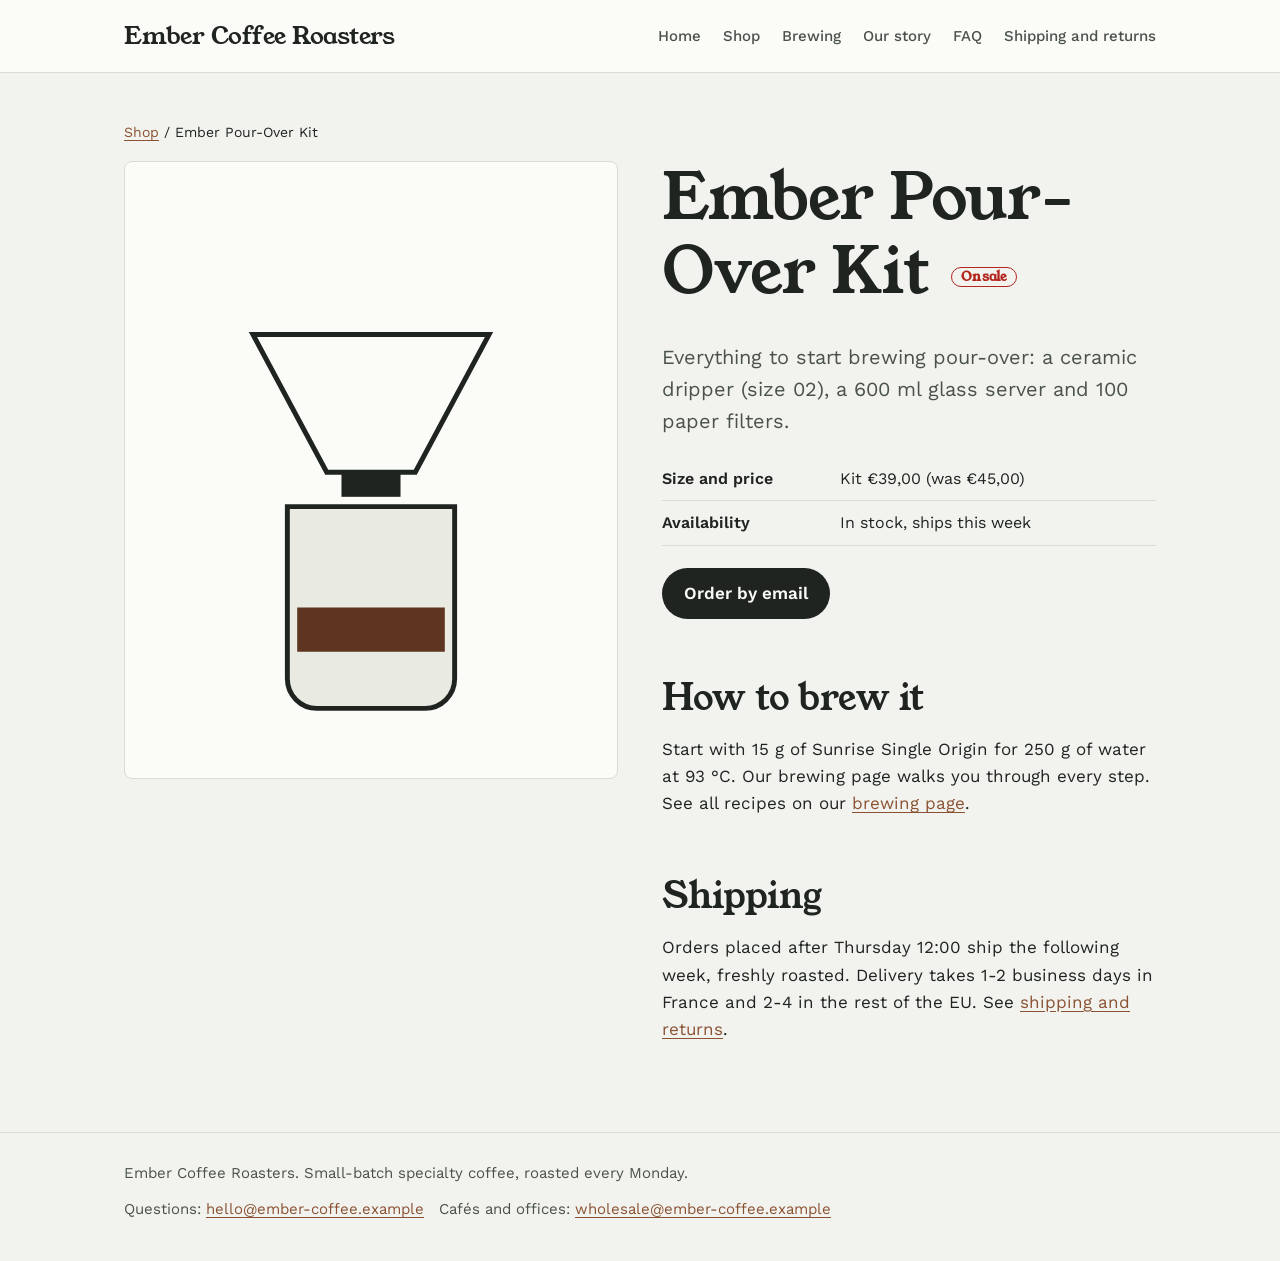
<file: product-pour-over-kit.html>
<!doctype html>
<html lang="en">
<head>
<meta charset="utf-8">
<meta name="viewport" content="width=device-width, initial-scale=1">
<title>Ember Pour-Over Kit — Ember Coffee Roasters</title>
<meta name="description" content="Everything to start brewing pour-over: a ceramic dripper (size 02), a 600 ml glass server and 100 paper filters.">
<link rel="preconnect" href="https://fonts.googleapis.com">
<link rel="preconnect" href="https://fonts.gstatic.com" crossorigin>
<link rel="stylesheet" href="https://fonts.googleapis.com/css2?family=Work+Sans:wght@400;500;600&amp;family=Young+Serif&amp;display=swap">
<link rel="stylesheet" href="style.css">
</head>
<body>
<header class="site-header"><div class="wrap">
<a class="logo" href="index.html">Ember Coffee Roasters</a>
<nav class="site-nav" aria-label="Main"><ul><li><a href="index.html">Home</a></li><li><a href="shop.html">Shop</a></li><li><a href="brewing.html">Brewing</a></li><li><a href="story.html">Our story</a></li><li><a href="faq.html">FAQ</a></li><li><a href="shipping.html">Shipping and returns</a></li></ul></nav>
</div></header>
<main><div class="wrap">

<p class="crumbs"><a href="shop.html">Shop</a> / Ember Pour-Over Kit</p>
<article class="product">
  <div><svg class="bag" viewBox="0 0 200 250" role="img" aria-label="Ember Pour-Over Kit"><path d="M52 70h96l-30 56H82z" fill="#fbfbf8" stroke="#1f2420" stroke-width="2"/><rect x="88" y="126" width="24" height="10" fill="#1f2420"/><path d="M66 140h68v70a12 12 0 0 1-12 12H78a12 12 0 0 1-12-12z" fill="#e9ebe3" stroke="#1f2420" stroke-width="2"/><path d="M70 190h60" stroke="#5e3520" stroke-width="18"/></svg></div>
  <div>
    <h1>Ember Pour-Over Kit <span class="badge sale">On sale</span></h1>
    <p class="lede">Everything to start brewing pour-over: a ceramic dripper (size 02), a 600 ml glass server and 100 paper filters.</p>
    
    <table class="facts"><tr><th scope="row">Size and price</th><td>Kit €39,00 (was €45,00)</td></tr><tr><th scope="row">Availability</th><td>In stock, ships this week</td></tr></table>
    <p><a class="buy" href="mailto:hello@ember-coffee.example?subject=Ember Pour-Over Kit">Order by email</a></p>
    <h2>How to brew it</h2><p>Start with 15 g of Sunrise Single Origin for 250 g of water at 93 °C. Our brewing page walks you through every step. See all recipes on our <a href="brewing.html">brewing page</a>.</p>
    <h2>Shipping</h2>
    <p>Orders placed after Thursday 12:00 ship the following week, freshly roasted. Delivery takes 1-2 business days in France and 2-4 in the rest of the EU. See <a href="shipping.html">shipping and returns</a>.</p>
  </div>
</article>
</div></main>
<footer class="site-footer"><div class="wrap">
<span>Ember Coffee Roasters. Small-batch specialty coffee, roasted every Monday.</span>
<span>Questions: <a href="mailto:hello@ember-coffee.example">hello@ember-coffee.example</a> &nbsp; Cafés and offices: <a href="mailto:wholesale@ember-coffee.example">wholesale@ember-coffee.example</a></span>
</div></footer>
</body>
</html>
</file>
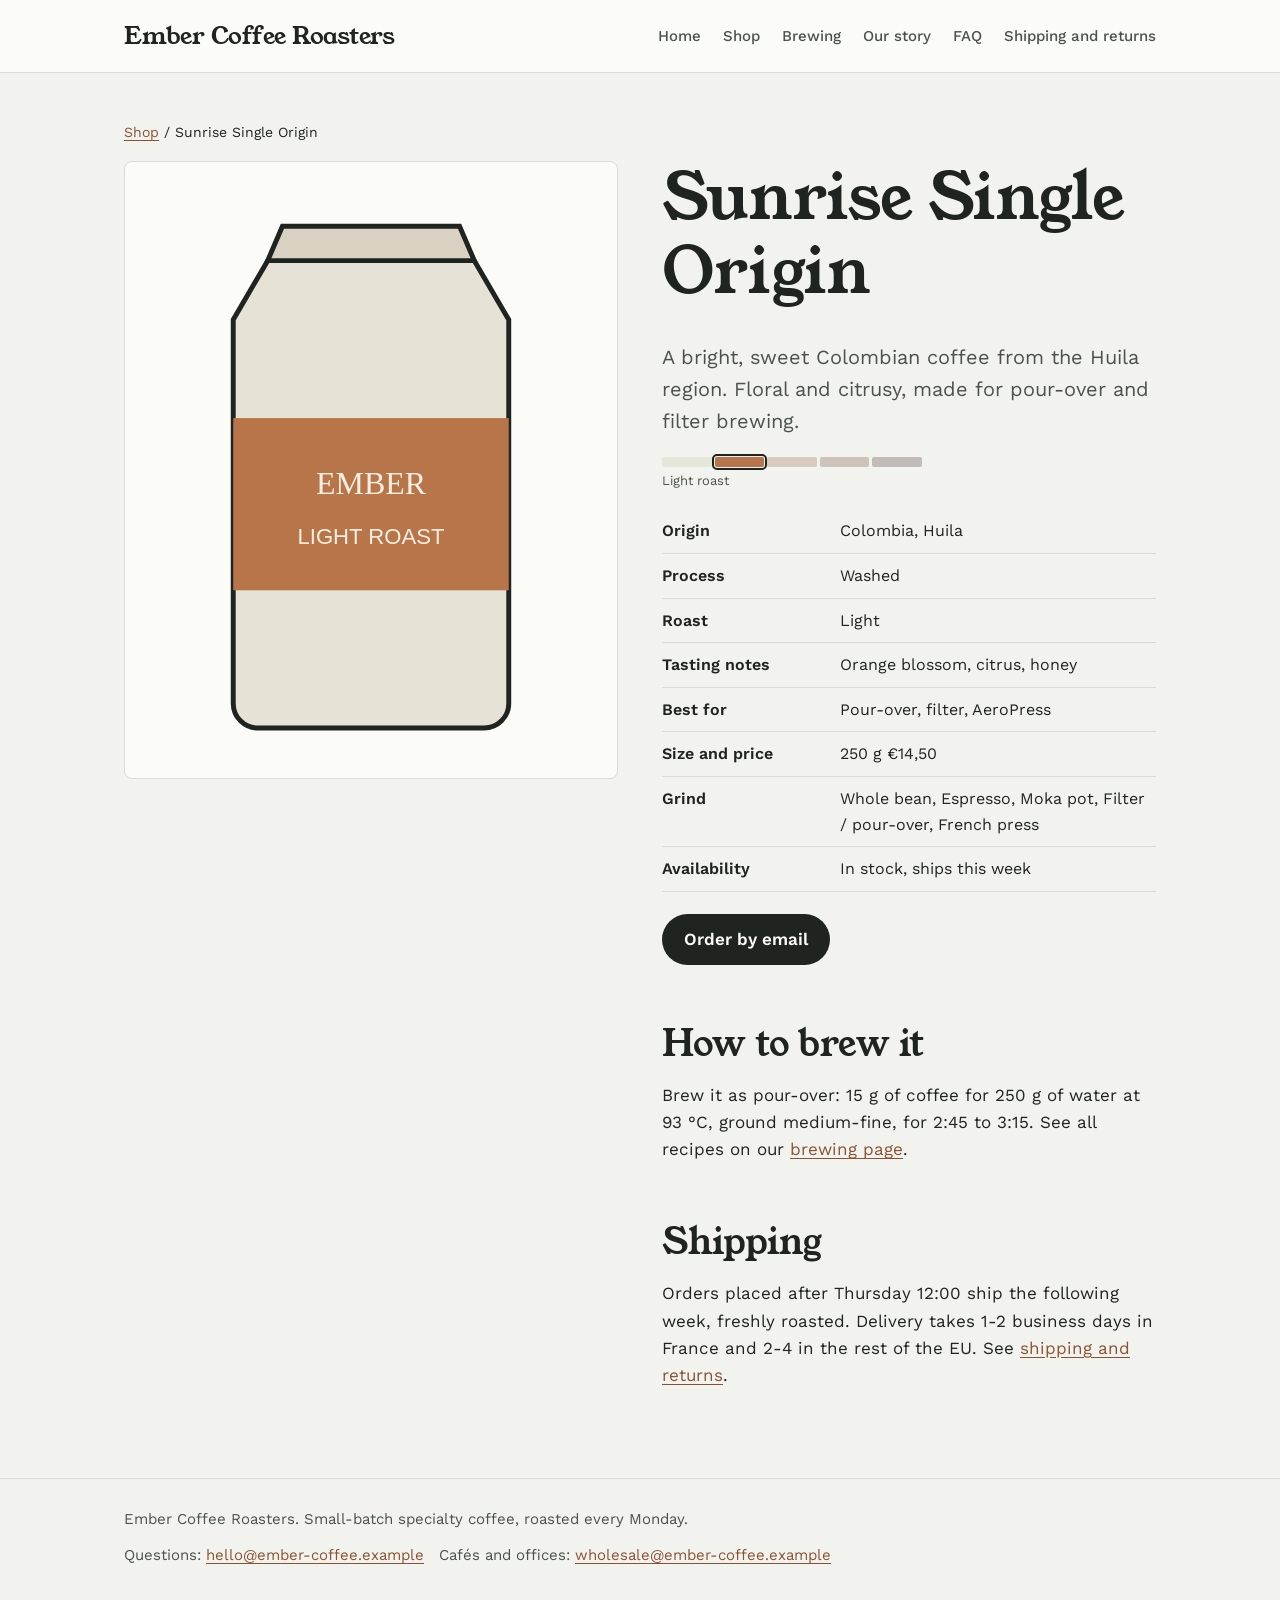
<file: product-sunrise-single-origin.html>
<!doctype html>
<html lang="en">
<head>
<meta charset="utf-8">
<meta name="viewport" content="width=device-width, initial-scale=1">
<title>Sunrise Single Origin — Ember Coffee Roasters</title>
<meta name="description" content="A bright, sweet Colombian coffee from the Huila region. Floral and citrusy, made for pour-over and filter brewing.">
<link rel="preconnect" href="https://fonts.googleapis.com">
<link rel="preconnect" href="https://fonts.gstatic.com" crossorigin>
<link rel="stylesheet" href="https://fonts.googleapis.com/css2?family=Work+Sans:wght@400;500;600&amp;family=Young+Serif&amp;display=swap">
<link rel="stylesheet" href="style.css">
</head>
<body>
<header class="site-header"><div class="wrap">
<a class="logo" href="index.html">Ember Coffee Roasters</a>
<nav class="site-nav" aria-label="Main"><ul><li><a href="index.html">Home</a></li><li><a href="shop.html">Shop</a></li><li><a href="brewing.html">Brewing</a></li><li><a href="story.html">Our story</a></li><li><a href="faq.html">FAQ</a></li><li><a href="shipping.html">Shipping and returns</a></li></ul></nav>
</div></header>
<main><div class="wrap">

<p class="crumbs"><a href="shop.html">Shop</a> / Sunrise Single Origin</p>
<article class="product">
  <div><svg class="bag" viewBox="0 0 200 250" role="img" aria-label="Sunrise Single Origin">
<path d="M58 40h84l14 24v156a10 10 0 0 1-10 10H54a10 10 0 0 1-10-10V64z" fill="#e7e2d6" stroke="#1f2420" stroke-width="2"/>
<path d="M58 40h84l-6-14H64z" fill="#d9d2c3" stroke="#1f2420" stroke-width="2"/>
<rect x="44" y="104" width="112" height="70" fill="#b8754a"/>
<text x="100" y="135" text-anchor="middle" font-family="Georgia, serif" font-size="13" fill="#f6efe2">EMBER</text>
<text x="100" y="155" text-anchor="middle" font-family="Arial, sans-serif" font-size="9" fill="#f6efe2">LIGHT ROAST</text></svg></div>
  <div>
    <h1>Sunrise Single Origin</h1>
    <p class="lede">A bright, sweet Colombian coffee from the Huila region. Floral and citrusy, made for pour-over and filter brewing.</p>
    <div class="scale" role="img" aria-label="Roast level: light"><span></span><span class="on"></span><span></span><span></span><span></span></div><div class="scale-label">Light roast</div>
    <table class="facts"><tr><th scope="row">Origin</th><td>Colombia, Huila</td></tr><tr><th scope="row">Process</th><td>Washed</td></tr><tr><th scope="row">Roast</th><td>Light</td></tr><tr><th scope="row">Tasting notes</th><td>Orange blossom, citrus, honey</td></tr><tr><th scope="row">Best for</th><td>Pour-over, filter, AeroPress</td></tr><tr><th scope="row">Size and price</th><td>250 g €14,50</td></tr><tr><th scope="row">Grind</th><td>Whole bean, Espresso, Moka pot, Filter / pour-over, French press</td></tr><tr><th scope="row">Availability</th><td>In stock, ships this week</td></tr></table>
    <p><a class="buy" href="mailto:hello@ember-coffee.example?subject=Sunrise Single Origin">Order by email</a></p>
    <h2>How to brew it</h2><p>Brew it as pour-over: 15 g of coffee for 250 g of water at 93 °C, ground medium-fine, for 2:45 to 3:15. See all recipes on our <a href="brewing.html">brewing page</a>.</p>
    <h2>Shipping</h2>
    <p>Orders placed after Thursday 12:00 ship the following week, freshly roasted. Delivery takes 1-2 business days in France and 2-4 in the rest of the EU. See <a href="shipping.html">shipping and returns</a>.</p>
  </div>
</article>
</div></main>
<footer class="site-footer"><div class="wrap">
<span>Ember Coffee Roasters. Small-batch specialty coffee, roasted every Monday.</span>
<span>Questions: <a href="mailto:hello@ember-coffee.example">hello@ember-coffee.example</a> &nbsp; Cafés and offices: <a href="mailto:wholesale@ember-coffee.example">wholesale@ember-coffee.example</a></span>
</div></footer>
</body>
</html>
</file>
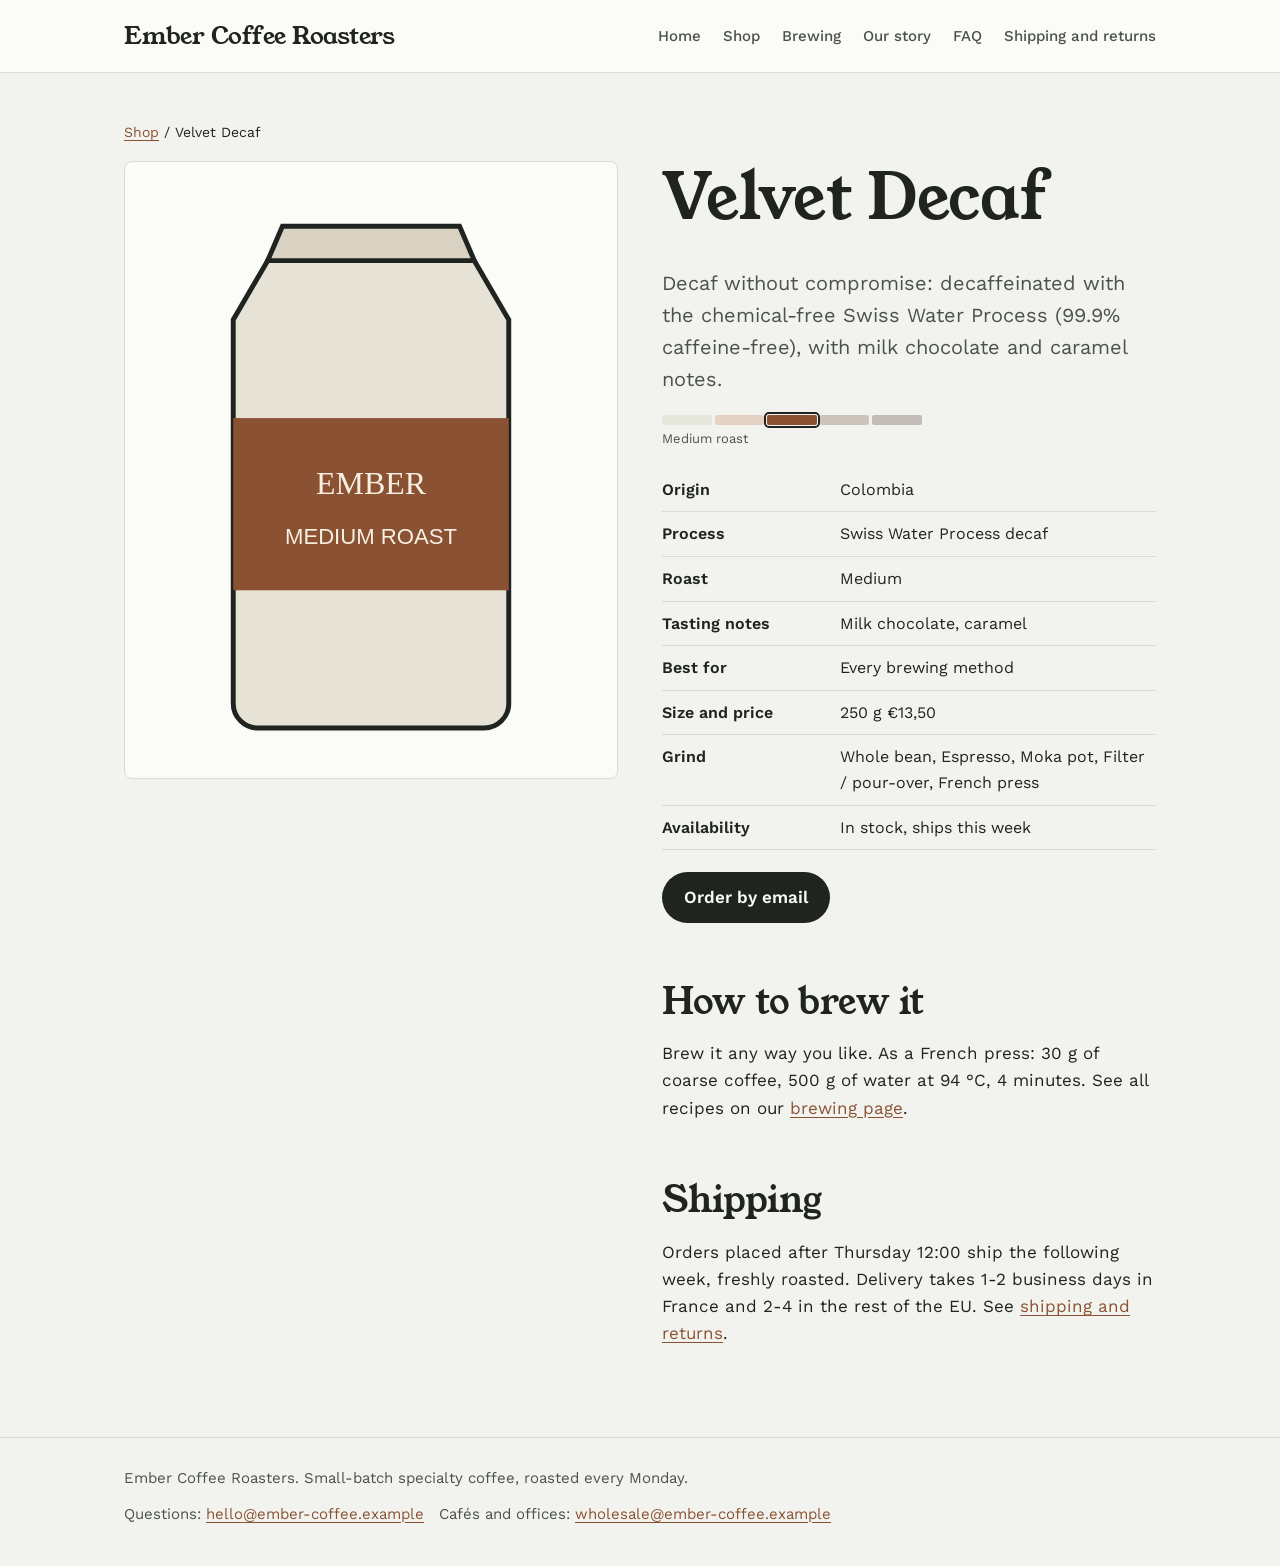
<file: product-velvet-decaf.html>
<!doctype html>
<html lang="en">
<head>
<meta charset="utf-8">
<meta name="viewport" content="width=device-width, initial-scale=1">
<title>Velvet Decaf — Ember Coffee Roasters</title>
<meta name="description" content="Decaf without compromise: decaffeinated with the chemical-free Swiss Water Process (99.9% caffeine-free), with milk chocolate and caramel notes.">
<link rel="preconnect" href="https://fonts.googleapis.com">
<link rel="preconnect" href="https://fonts.gstatic.com" crossorigin>
<link rel="stylesheet" href="https://fonts.googleapis.com/css2?family=Work+Sans:wght@400;500;600&amp;family=Young+Serif&amp;display=swap">
<link rel="stylesheet" href="style.css">
</head>
<body>
<header class="site-header"><div class="wrap">
<a class="logo" href="index.html">Ember Coffee Roasters</a>
<nav class="site-nav" aria-label="Main"><ul><li><a href="index.html">Home</a></li><li><a href="shop.html">Shop</a></li><li><a href="brewing.html">Brewing</a></li><li><a href="story.html">Our story</a></li><li><a href="faq.html">FAQ</a></li><li><a href="shipping.html">Shipping and returns</a></li></ul></nav>
</div></header>
<main><div class="wrap">

<p class="crumbs"><a href="shop.html">Shop</a> / Velvet Decaf</p>
<article class="product">
  <div><svg class="bag" viewBox="0 0 200 250" role="img" aria-label="Velvet Decaf">
<path d="M58 40h84l14 24v156a10 10 0 0 1-10 10H54a10 10 0 0 1-10-10V64z" fill="#e7e2d6" stroke="#1f2420" stroke-width="2"/>
<path d="M58 40h84l-6-14H64z" fill="#d9d2c3" stroke="#1f2420" stroke-width="2"/>
<rect x="44" y="104" width="112" height="70" fill="#8a5233"/>
<text x="100" y="135" text-anchor="middle" font-family="Georgia, serif" font-size="13" fill="#f6efe2">EMBER</text>
<text x="100" y="155" text-anchor="middle" font-family="Arial, sans-serif" font-size="9" fill="#f6efe2">MEDIUM ROAST</text></svg></div>
  <div>
    <h1>Velvet Decaf</h1>
    <p class="lede">Decaf without compromise: decaffeinated with the chemical-free Swiss Water Process (99.9% caffeine-free), with milk chocolate and caramel notes.</p>
    <div class="scale" role="img" aria-label="Roast level: medium"><span></span><span></span><span class="on"></span><span></span><span></span></div><div class="scale-label">Medium roast</div>
    <table class="facts"><tr><th scope="row">Origin</th><td>Colombia</td></tr><tr><th scope="row">Process</th><td>Swiss Water Process decaf</td></tr><tr><th scope="row">Roast</th><td>Medium</td></tr><tr><th scope="row">Tasting notes</th><td>Milk chocolate, caramel</td></tr><tr><th scope="row">Best for</th><td>Every brewing method</td></tr><tr><th scope="row">Size and price</th><td>250 g €13,50</td></tr><tr><th scope="row">Grind</th><td>Whole bean, Espresso, Moka pot, Filter / pour-over, French press</td></tr><tr><th scope="row">Availability</th><td>In stock, ships this week</td></tr></table>
    <p><a class="buy" href="mailto:hello@ember-coffee.example?subject=Velvet Decaf">Order by email</a></p>
    <h2>How to brew it</h2><p>Brew it any way you like. As a French press: 30 g of coarse coffee, 500 g of water at 94 °C, 4 minutes. See all recipes on our <a href="brewing.html">brewing page</a>.</p>
    <h2>Shipping</h2>
    <p>Orders placed after Thursday 12:00 ship the following week, freshly roasted. Delivery takes 1-2 business days in France and 2-4 in the rest of the EU. See <a href="shipping.html">shipping and returns</a>.</p>
  </div>
</article>
</div></main>
<footer class="site-footer"><div class="wrap">
<span>Ember Coffee Roasters. Small-batch specialty coffee, roasted every Monday.</span>
<span>Questions: <a href="mailto:hello@ember-coffee.example">hello@ember-coffee.example</a> &nbsp; Cafés and offices: <a href="mailto:wholesale@ember-coffee.example">wholesale@ember-coffee.example</a></span>
</div></footer>
</body>
</html>
</file>
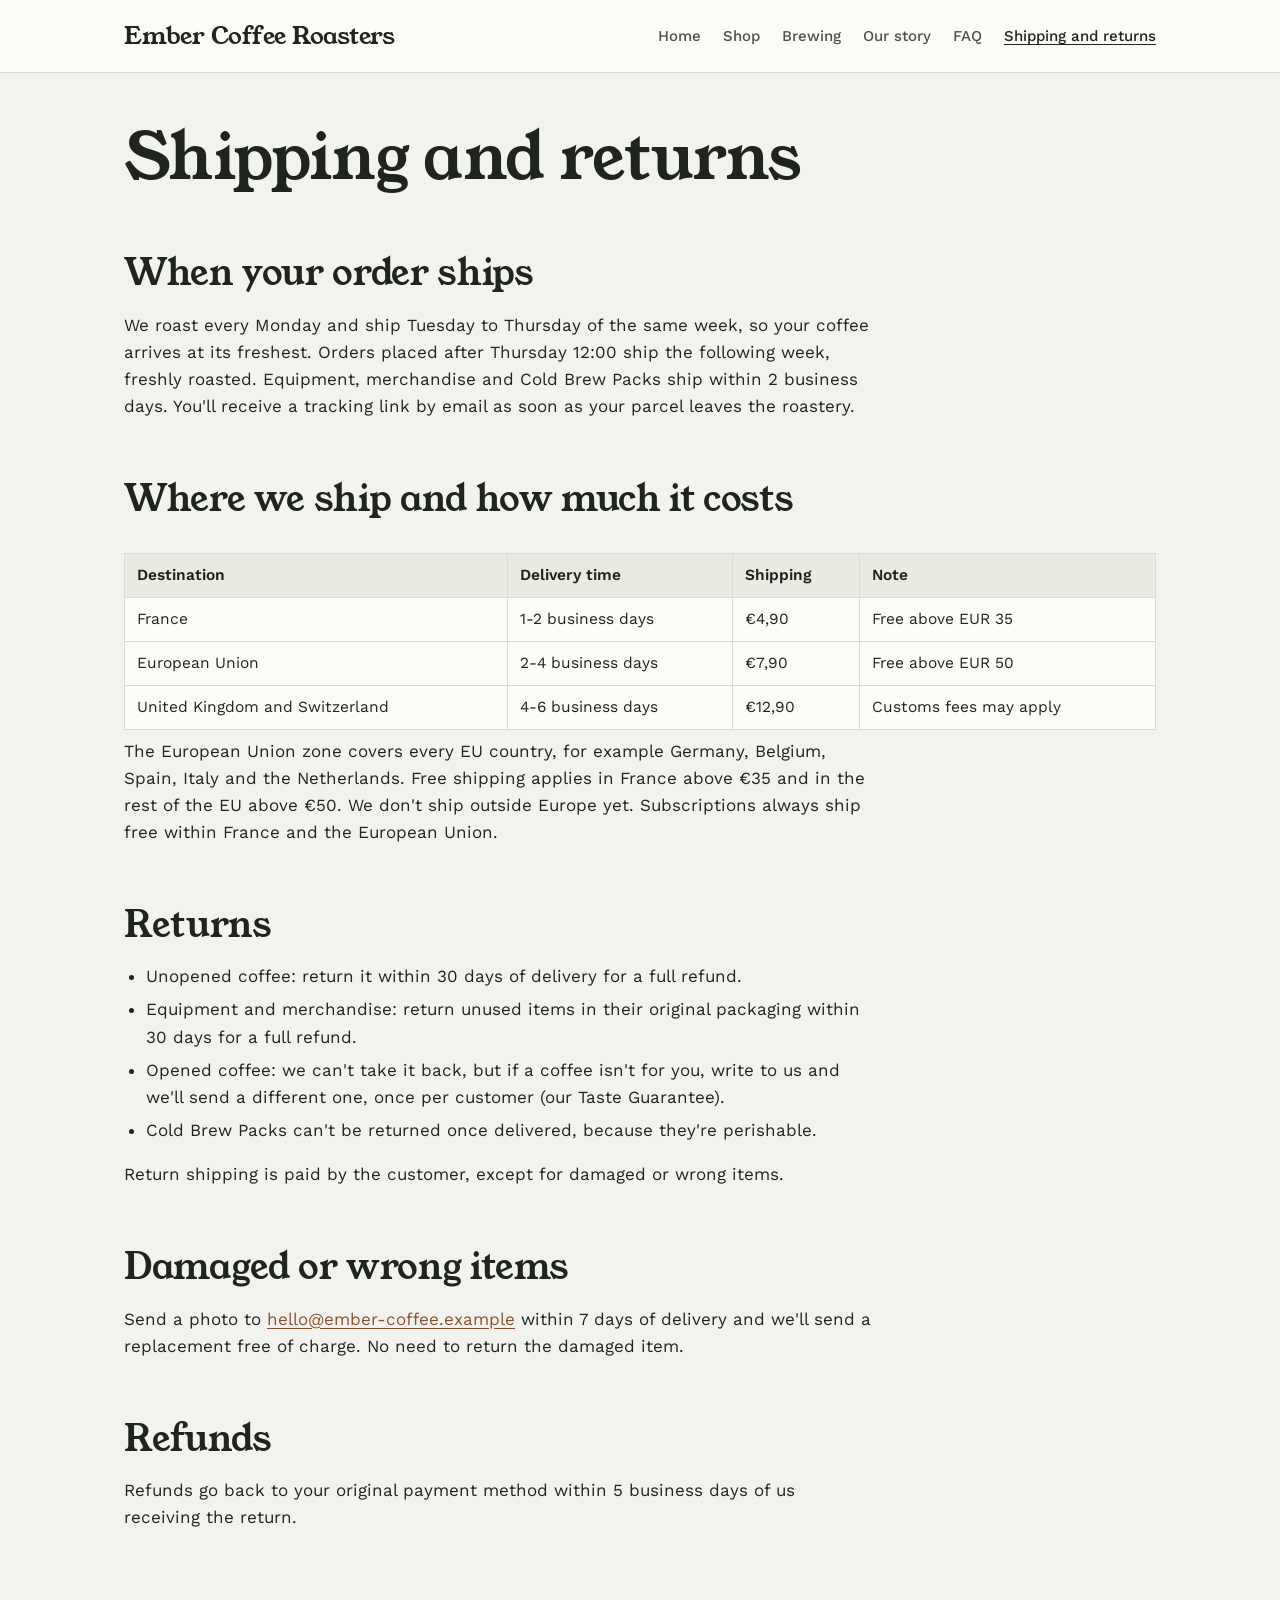
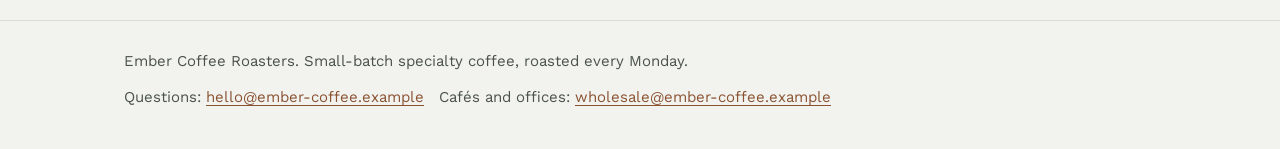
<file: shipping.html>
<!doctype html>
<html lang="en">
<head>
<meta charset="utf-8">
<meta name="viewport" content="width=device-width, initial-scale=1">
<title>Shipping and returns — Ember Coffee Roasters</title>
<meta name="description" content="When we ship, where we deliver, shipping costs, returns, damaged items and refunds.">
<link rel="preconnect" href="https://fonts.googleapis.com">
<link rel="preconnect" href="https://fonts.gstatic.com" crossorigin>
<link rel="stylesheet" href="https://fonts.googleapis.com/css2?family=Work+Sans:wght@400;500;600&amp;family=Young+Serif&amp;display=swap">
<link rel="stylesheet" href="style.css">
</head>
<body>
<header class="site-header"><div class="wrap">
<a class="logo" href="index.html">Ember Coffee Roasters</a>
<nav class="site-nav" aria-label="Main"><ul><li><a href="index.html">Home</a></li><li><a href="shop.html">Shop</a></li><li><a href="brewing.html">Brewing</a></li><li><a href="story.html">Our story</a></li><li><a href="faq.html">FAQ</a></li><li><a href="shipping.html" aria-current="page">Shipping and returns</a></li></ul></nav>
</div></header>
<main><div class="wrap">

<h1>Shipping and returns</h1>
<h2>When your order ships</h2>
<p>We roast every Monday and ship Tuesday to Thursday of the same week, so your coffee arrives at its freshest. Orders placed after Thursday 12:00 ship the following week, freshly roasted. Equipment, merchandise and Cold Brew Packs ship within 2 business days. You'll receive a tracking link by email as soon as your parcel leaves the roastery.</p>
<h2>Where we ship and how much it costs</h2>
<div class="table-scroll"><table class="data"><thead><tr><th>Destination</th><th>Delivery time</th><th>Shipping</th><th>Note</th></tr></thead><tbody><tr><td>France</td><td>1-2 business days</td><td>€4,90</td><td>Free above EUR 35</td></tr><tr><td>European Union</td><td>2-4 business days</td><td>€7,90</td><td>Free above EUR 50</td></tr><tr><td>United Kingdom and Switzerland</td><td>4-6 business days</td><td>€12,90</td><td>Customs fees may apply</td></tr></tbody></table></div>
<p>The European Union zone covers every EU country, for example Germany, Belgium, Spain, Italy and the Netherlands. Free shipping applies in France above €35 and in the rest of the EU above €50. We don't ship outside Europe yet. Subscriptions always ship free within France and the European Union.</p>
<h2>Returns</h2>
<ul class="steps">
<li>Unopened coffee: return it within 30 days of delivery for a full refund.</li>
<li>Equipment and merchandise: return unused items in their original packaging within 30 days for a full refund.</li>
<li>Opened coffee: we can't take it back, but if a coffee isn't for you, write to us and we'll send a different one, once per customer (our Taste Guarantee).</li>
<li>Cold Brew Packs can't be returned once delivered, because they're perishable.</li>
</ul>
<p>Return shipping is paid by the customer, except for damaged or wrong items.</p>
<h2>Damaged or wrong items</h2>
<p>Send a photo to <a href="mailto:hello@ember-coffee.example">hello@ember-coffee.example</a> within 7 days of delivery and we'll send a replacement free of charge. No need to return the damaged item.</p>
<h2>Refunds</h2>
<p>Refunds go back to your original payment method within 5 business days of us receiving the return.</p>
</div></main>
<footer class="site-footer"><div class="wrap">
<span>Ember Coffee Roasters. Small-batch specialty coffee, roasted every Monday.</span>
<span>Questions: <a href="mailto:hello@ember-coffee.example">hello@ember-coffee.example</a> &nbsp; Cafés and offices: <a href="mailto:wholesale@ember-coffee.example">wholesale@ember-coffee.example</a></span>
</div></footer>
</body>
</html>
</file>
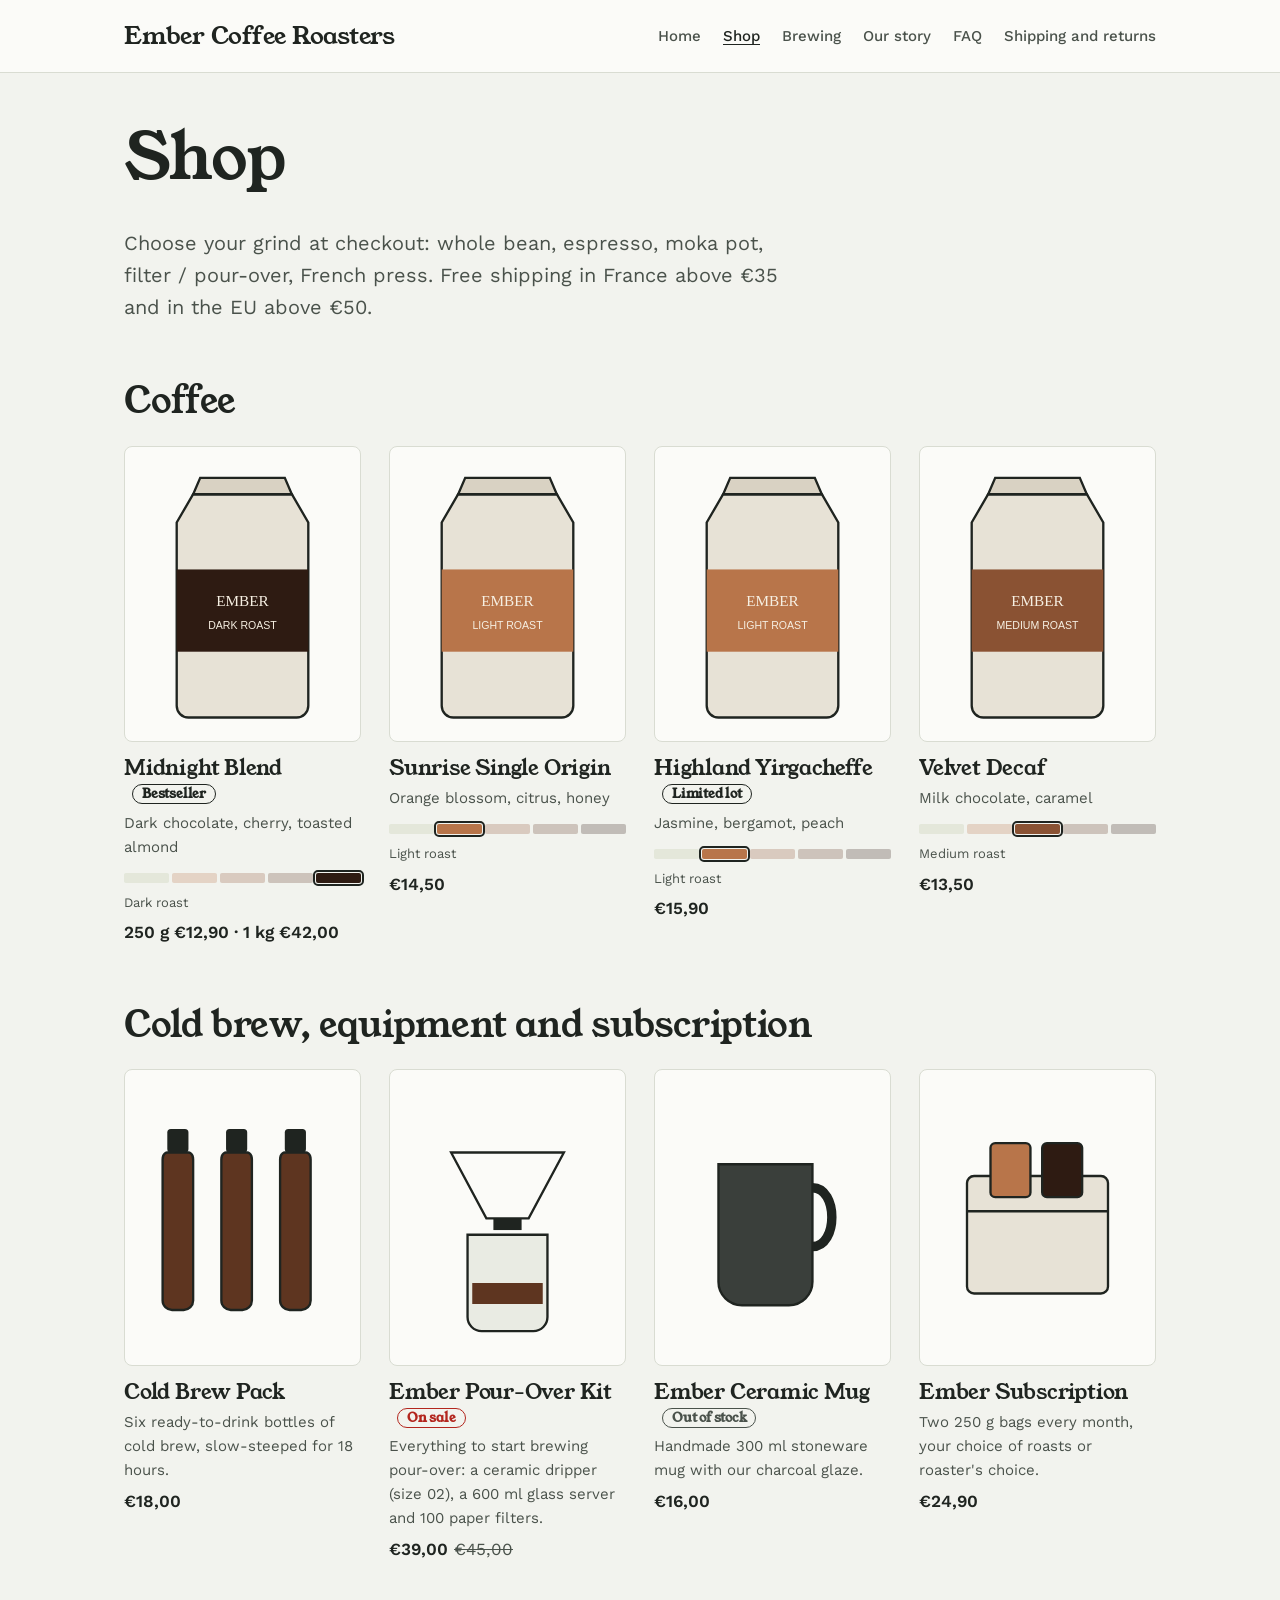
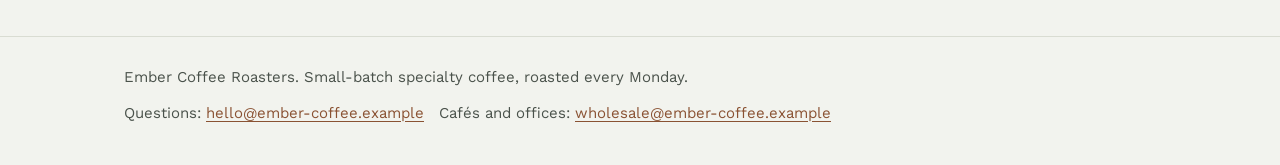
<file: shop.html>
<!doctype html>
<html lang="en">
<head>
<meta charset="utf-8">
<meta name="viewport" content="width=device-width, initial-scale=1">
<title>Shop — Ember Coffee Roasters</title>
<meta name="description" content="All our coffees, cold brew, brewing equipment and subscription.">
<link rel="preconnect" href="https://fonts.googleapis.com">
<link rel="preconnect" href="https://fonts.gstatic.com" crossorigin>
<link rel="stylesheet" href="https://fonts.googleapis.com/css2?family=Work+Sans:wght@400;500;600&amp;family=Young+Serif&amp;display=swap">
<link rel="stylesheet" href="style.css">
</head>
<body>
<header class="site-header"><div class="wrap">
<a class="logo" href="index.html">Ember Coffee Roasters</a>
<nav class="site-nav" aria-label="Main"><ul><li><a href="index.html">Home</a></li><li><a href="shop.html" aria-current="page">Shop</a></li><li><a href="brewing.html">Brewing</a></li><li><a href="story.html">Our story</a></li><li><a href="faq.html">FAQ</a></li><li><a href="shipping.html">Shipping and returns</a></li></ul></nav>
</div></header>
<main><div class="wrap">

<h1>Shop</h1>
<p class="lede">Choose your grind at checkout: whole bean, espresso, moka pot, filter / pour-over, French press. Free shipping in France above €35 and in the EU above €50.</p>
<h2>Coffee</h2>
<div class="grid"><a class="product-card" href="product-midnight-blend.html"><svg class="bag" viewBox="0 0 200 250" role="img" aria-label="Midnight Blend">
<path d="M58 40h84l14 24v156a10 10 0 0 1-10 10H54a10 10 0 0 1-10-10V64z" fill="#e7e2d6" stroke="#1f2420" stroke-width="2"/>
<path d="M58 40h84l-6-14H64z" fill="#d9d2c3" stroke="#1f2420" stroke-width="2"/>
<rect x="44" y="104" width="112" height="70" fill="#2e1b12"/>
<text x="100" y="135" text-anchor="middle" font-family="Georgia, serif" font-size="13" fill="#f6efe2">EMBER</text>
<text x="100" y="155" text-anchor="middle" font-family="Arial, sans-serif" font-size="9" fill="#f6efe2">DARK ROAST</text></svg><h3>Midnight Blend <span class="badge ">Bestseller</span></h3><p class="notes">Dark chocolate, cherry, toasted almond</p><div class="scale" role="img" aria-label="Roast level: dark"><span></span><span></span><span></span><span></span><span class="on"></span></div><div class="scale-label">Dark roast</div><span class="price">250 g €12,90 · 1 kg €42,00</span></a><a class="product-card" href="product-sunrise-single-origin.html"><svg class="bag" viewBox="0 0 200 250" role="img" aria-label="Sunrise Single Origin">
<path d="M58 40h84l14 24v156a10 10 0 0 1-10 10H54a10 10 0 0 1-10-10V64z" fill="#e7e2d6" stroke="#1f2420" stroke-width="2"/>
<path d="M58 40h84l-6-14H64z" fill="#d9d2c3" stroke="#1f2420" stroke-width="2"/>
<rect x="44" y="104" width="112" height="70" fill="#b8754a"/>
<text x="100" y="135" text-anchor="middle" font-family="Georgia, serif" font-size="13" fill="#f6efe2">EMBER</text>
<text x="100" y="155" text-anchor="middle" font-family="Arial, sans-serif" font-size="9" fill="#f6efe2">LIGHT ROAST</text></svg><h3>Sunrise Single Origin</h3><p class="notes">Orange blossom, citrus, honey</p><div class="scale" role="img" aria-label="Roast level: light"><span></span><span class="on"></span><span></span><span></span><span></span></div><div class="scale-label">Light roast</div><span class="price">€14,50</span></a><a class="product-card" href="product-highland-yirgacheffe.html"><svg class="bag" viewBox="0 0 200 250" role="img" aria-label="Highland Yirgacheffe">
<path d="M58 40h84l14 24v156a10 10 0 0 1-10 10H54a10 10 0 0 1-10-10V64z" fill="#e7e2d6" stroke="#1f2420" stroke-width="2"/>
<path d="M58 40h84l-6-14H64z" fill="#d9d2c3" stroke="#1f2420" stroke-width="2"/>
<rect x="44" y="104" width="112" height="70" fill="#b8754a"/>
<text x="100" y="135" text-anchor="middle" font-family="Georgia, serif" font-size="13" fill="#f6efe2">EMBER</text>
<text x="100" y="155" text-anchor="middle" font-family="Arial, sans-serif" font-size="9" fill="#f6efe2">LIGHT ROAST</text></svg><h3>Highland Yirgacheffe <span class="badge ">Limited lot</span></h3><p class="notes">Jasmine, bergamot, peach</p><div class="scale" role="img" aria-label="Roast level: light"><span></span><span class="on"></span><span></span><span></span><span></span></div><div class="scale-label">Light roast</div><span class="price">€15,90</span></a><a class="product-card" href="product-velvet-decaf.html"><svg class="bag" viewBox="0 0 200 250" role="img" aria-label="Velvet Decaf">
<path d="M58 40h84l14 24v156a10 10 0 0 1-10 10H54a10 10 0 0 1-10-10V64z" fill="#e7e2d6" stroke="#1f2420" stroke-width="2"/>
<path d="M58 40h84l-6-14H64z" fill="#d9d2c3" stroke="#1f2420" stroke-width="2"/>
<rect x="44" y="104" width="112" height="70" fill="#8a5233"/>
<text x="100" y="135" text-anchor="middle" font-family="Georgia, serif" font-size="13" fill="#f6efe2">EMBER</text>
<text x="100" y="155" text-anchor="middle" font-family="Arial, sans-serif" font-size="9" fill="#f6efe2">MEDIUM ROAST</text></svg><h3>Velvet Decaf</h3><p class="notes">Milk chocolate, caramel</p><div class="scale" role="img" aria-label="Roast level: medium"><span></span><span></span><span class="on"></span><span></span><span></span></div><div class="scale-label">Medium roast</div><span class="price">€13,50</span></a></div>
<h2>Cold brew, equipment and subscription</h2>
<div class="grid"><a class="product-card" href="product-cold-brew-pack.html"><svg class="bag" viewBox="0 0 200 250" role="img" aria-label="Cold Brew Pack"><g transform="translate(28 50)"><rect x="8" y="0" width="18" height="20" rx="3" fill="#1f2420"/><path d="M4 26c0-6 4-6 4-6h18s4 0 4 6v120a8 8 0 0 1-8 8H12a8 8 0 0 1-8-8z" fill="#5e3520" stroke="#1f2420" stroke-width="2"/></g><g transform="translate(78 50)"><rect x="8" y="0" width="18" height="20" rx="3" fill="#1f2420"/><path d="M4 26c0-6 4-6 4-6h18s4 0 4 6v120a8 8 0 0 1-8 8H12a8 8 0 0 1-8-8z" fill="#5e3520" stroke="#1f2420" stroke-width="2"/></g><g transform="translate(128 50)"><rect x="8" y="0" width="18" height="20" rx="3" fill="#1f2420"/><path d="M4 26c0-6 4-6 4-6h18s4 0 4 6v120a8 8 0 0 1-8 8H12a8 8 0 0 1-8-8z" fill="#5e3520" stroke="#1f2420" stroke-width="2"/></g></svg><h3>Cold Brew Pack</h3><p class="notes">Six ready-to-drink bottles of cold brew, slow-steeped for 18 hours.</p><span class="price">€18,00</span></a><a class="product-card" href="product-pour-over-kit.html"><svg class="bag" viewBox="0 0 200 250" role="img" aria-label="Ember Pour-Over Kit"><path d="M52 70h96l-30 56H82z" fill="#fbfbf8" stroke="#1f2420" stroke-width="2"/><rect x="88" y="126" width="24" height="10" fill="#1f2420"/><path d="M66 140h68v70a12 12 0 0 1-12 12H78a12 12 0 0 1-12-12z" fill="#e9ebe3" stroke="#1f2420" stroke-width="2"/><path d="M70 190h60" stroke="#5e3520" stroke-width="18"/></svg><h3>Ember Pour-Over Kit <span class="badge sale">On sale</span></h3><p class="notes">Everything to start brewing pour-over: a ceramic dripper (size 02), a 600 ml glass server and 100 paper filters.</p><span class="price">€39,00<span class="was">€45,00</span></span></a><a class="product-card" href="product-ceramic-mug.html"><svg class="bag" viewBox="0 0 200 250" role="img" aria-label="Ember Ceramic Mug"><path d="M54 80h80v100a20 20 0 0 1-20 20H74a20 20 0 0 1-20-20z" fill="#3a3f3b" stroke="#1f2420" stroke-width="2"/><path d="M134 100c22 0 22 50 0 50" fill="none" stroke="#1f2420" stroke-width="8"/></svg><h3>Ember Ceramic Mug <span class="badge out">Out of stock</span></h3><p class="notes">Handmade 300 ml stoneware mug with our charcoal glaze.</p><span class="price">€16,00</span></a><a class="product-card" href="product-ember-subscription.html"><svg class="bag" viewBox="0 0 200 250" role="img" aria-label="Ember Subscription"><rect x="40" y="90" width="120" height="100" rx="6" fill="#e7e2d6" stroke="#1f2420" stroke-width="2"/><path d="M40 120h120" stroke="#1f2420" stroke-width="2"/><rect x="60" y="62" width="34" height="46" rx="4" fill="#b8754a" stroke="#1f2420" stroke-width="2"/><rect x="104" y="62" width="34" height="46" rx="4" fill="#2e1b12" stroke="#1f2420" stroke-width="2"/></svg><h3>Ember Subscription</h3><p class="notes">Two 250 g bags every month, your choice of roasts or roaster&#x27;s choice.</p><span class="price">€24,90</span></a></div>
</div></main>
<footer class="site-footer"><div class="wrap">
<span>Ember Coffee Roasters. Small-batch specialty coffee, roasted every Monday.</span>
<span>Questions: <a href="mailto:hello@ember-coffee.example">hello@ember-coffee.example</a> &nbsp; Cafés and offices: <a href="mailto:wholesale@ember-coffee.example">wholesale@ember-coffee.example</a></span>
</div></footer>
</body>
</html>
</file>
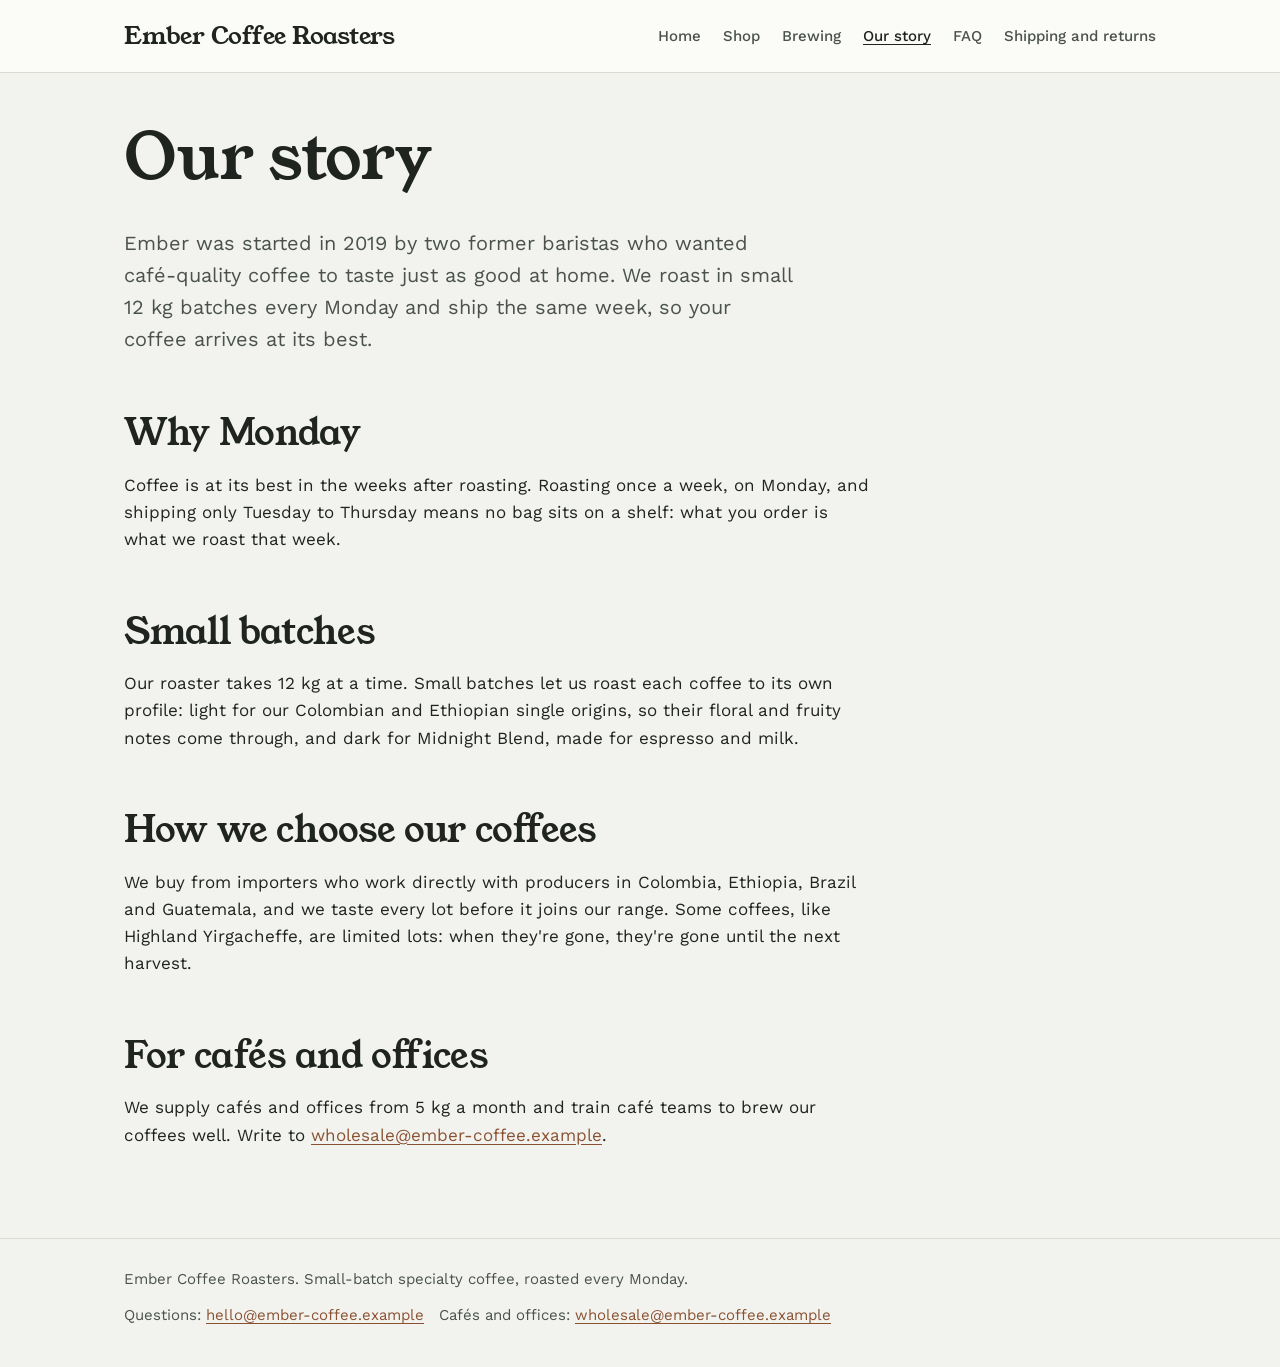
<file: story.html>
<!doctype html>
<html lang="en">
<head>
<meta charset="utf-8">
<meta name="viewport" content="width=device-width, initial-scale=1">
<title>Our story — Ember Coffee Roasters</title>
<meta name="description" content="Two former baristas roasting small-batch specialty coffee every Monday.">
<link rel="preconnect" href="https://fonts.googleapis.com">
<link rel="preconnect" href="https://fonts.gstatic.com" crossorigin>
<link rel="stylesheet" href="https://fonts.googleapis.com/css2?family=Work+Sans:wght@400;500;600&amp;family=Young+Serif&amp;display=swap">
<link rel="stylesheet" href="style.css">
</head>
<body>
<header class="site-header"><div class="wrap">
<a class="logo" href="index.html">Ember Coffee Roasters</a>
<nav class="site-nav" aria-label="Main"><ul><li><a href="index.html">Home</a></li><li><a href="shop.html">Shop</a></li><li><a href="brewing.html">Brewing</a></li><li><a href="story.html" aria-current="page">Our story</a></li><li><a href="faq.html">FAQ</a></li><li><a href="shipping.html">Shipping and returns</a></li></ul></nav>
</div></header>
<main><div class="wrap">

<h1>Our story</h1>
<p class="lede">Ember was started in 2019 by two former baristas who wanted café-quality coffee to taste just as good at home. We roast in small 12 kg batches every Monday and ship the same week, so your coffee arrives at its best.</p>
<h2>Why Monday</h2>
<p>Coffee is at its best in the weeks after roasting. Roasting once a week, on Monday, and shipping only Tuesday to Thursday means no bag sits on a shelf: what you order is what we roast that week.</p>
<h2>Small batches</h2>
<p>Our roaster takes 12 kg at a time. Small batches let us roast each coffee to its own profile: light for our Colombian and Ethiopian single origins, so their floral and fruity notes come through, and dark for Midnight Blend, made for espresso and milk.</p>
<h2>How we choose our coffees</h2>
<p>We buy from importers who work directly with producers in Colombia, Ethiopia, Brazil and Guatemala, and we taste every lot before it joins our range. Some coffees, like Highland Yirgacheffe, are limited lots: when they're gone, they're gone until the next harvest.</p>
<h2>For cafés and offices</h2>
<p>We supply cafés and offices from 5 kg a month and train café teams to brew our coffees well. Write to <a href="mailto:wholesale@ember-coffee.example">wholesale@ember-coffee.example</a>.</p>
</div></main>
<footer class="site-footer"><div class="wrap">
<span>Ember Coffee Roasters. Small-batch specialty coffee, roasted every Monday.</span>
<span>Questions: <a href="mailto:hello@ember-coffee.example">hello@ember-coffee.example</a> &nbsp; Cafés and offices: <a href="mailto:wholesale@ember-coffee.example">wholesale@ember-coffee.example</a></span>
</div></footer>
</body>
</html>
</file>
<file: style.css>
:root{
  --paper:#f2f3ee; --surface:#fbfbf8; --ink:#1f2420; --ink-2:#4a524b; --line:#d9dcd2;
  --green:#b7c19a; --cinnamon:#b8754a; --medium:#8a5233; --fullcity:#5e3520; --dark:#2e1b12;
  --sale:#b3261e;
  --serif:"Young Serif", Georgia, "Times New Roman", serif;
  --sans:"Work Sans", "Helvetica Neue", Arial, sans-serif;
}
*{box-sizing:border-box}
html{-webkit-text-size-adjust:100%}
body{margin:0;background:var(--paper);color:var(--ink);font-family:var(--sans);font-size:17px;line-height:1.6}
img,svg{max-width:100%}
a{color:var(--medium);text-underline-offset:3px}
a:hover{color:var(--dark)}
a:focus-visible,button:focus-visible,summary:focus-visible{outline:3px solid var(--cinnamon);outline-offset:3px;border-radius:4px}
.wrap{max-width:1080px;margin:0 auto;padding:0 24px}
.site-header{border-bottom:1px solid var(--line);background:var(--surface)}
.site-header .wrap{display:flex;flex-wrap:wrap;align-items:center;justify-content:space-between;gap:12px;min-height:72px}
.logo{font-family:var(--serif);font-size:24px;color:var(--ink);text-decoration:none;letter-spacing:-.01em}
.logo:hover{color:var(--ink)}
.site-nav ul{list-style:none;margin:0;padding:0;display:flex;flex-wrap:wrap;gap:4px 22px}
.site-nav a{color:var(--ink-2);text-decoration:none;font-size:15px;font-weight:500;padding:6px 0;display:inline-block}
.site-nav a:hover,.site-nav a[aria-current=page]{color:var(--ink);text-decoration:underline}
main{padding:48px 0 72px}
h1,h2,h3{font-family:var(--serif);font-weight:400;line-height:1.15;letter-spacing:-.01em;margin:0 0 .5em}
h1{font-size:clamp(36px,6vw,64px)}
h2{font-size:clamp(26px,3.4vw,36px);margin-top:1.6em}
h3{font-size:22px;margin-top:1.4em}
p{max-width:68ch;margin:0 0 1em}
.lede{font-size:20px;color:var(--ink-2);max-width:56ch}
/* hero: the weekly rhythm */
.hero{display:grid;gap:40px;grid-template-columns:repeat(auto-fit,minmax(min(100%,420px),1fr));align-items:end;padding-bottom:40px;border-bottom:1px solid var(--line)}
.week{list-style:none;margin:0;padding:0;display:grid;grid-template-columns:repeat(5,1fr);border:1px solid var(--line);border-radius:10px;overflow:hidden;background:var(--surface)}
.week li{padding:14px 10px 16px;border-right:1px solid var(--line);min-height:132px;display:flex;flex-direction:column;gap:6px}
.week li:last-child{border-right:0}
.week .day{font-weight:600;font-size:14px}
.week .what{font-size:14px;color:var(--ink-2);line-height:1.35}
.week .roast{background:var(--dark);color:#f2ead9}
.week .roast .what{color:#d9c9b2}
.week .ship{background:#e7e2d6}
.week-caption{font-size:14px;color:var(--ink-2);margin-top:10px}
/* roast scale */
.scale{display:flex;gap:3px;margin:8px 0 4px;max-width:260px}
.scale span{flex:1;height:10px;border-radius:2px;opacity:.25}
.scale span:nth-child(1){background:var(--green)}.scale span:nth-child(2){background:var(--cinnamon)}.scale span:nth-child(3){background:var(--medium)}.scale span:nth-child(4){background:var(--fullcity)}.scale span:nth-child(5){background:var(--dark)}
.scale span.on{opacity:1;outline:2px solid var(--ink);outline-offset:1px}
.scale-label{font-size:13px;color:var(--ink-2)}
/* products */
.grid{display:grid;gap:28px;grid-template-columns:repeat(auto-fill,minmax(min(100%,230px),1fr));margin-top:24px}
.product-card{display:flex;flex-direction:column;gap:6px;text-decoration:none;color:var(--ink)}
.product-card:hover{color:var(--ink)}
.product-card:hover h3{text-decoration:underline}
.product-card h3{margin:.4em 0 0;font-size:21px}
.product-card .notes{font-size:15px;color:var(--ink-2);margin:0}
.price{font-weight:600}
.was{text-decoration:line-through;color:var(--ink-2);font-weight:400;margin-left:6px}
.badge{display:inline-block;font-size:12.5px;font-weight:600;padding:2px 9px;border-radius:999px;border:1px solid var(--ink);margin-left:8px;vertical-align:middle}
.badge.sale{border-color:var(--sale);color:var(--sale)}
.badge.out{border-color:var(--ink-2);color:var(--ink-2)}
.bag{display:block;width:100%;aspect-ratio:4/5;border-radius:8px;background:var(--surface);border:1px solid var(--line)}
/* product page */
.product{display:grid;gap:44px;grid-template-columns:repeat(auto-fit,minmax(min(100%,360px),1fr));align-items:start}
.facts{width:100%;border-collapse:collapse;margin:18px 0 22px;font-size:16px}
.facts th,.facts td{text-align:left;padding:9px 0;border-bottom:1px solid var(--line);vertical-align:top}
.facts th{width:36%;font-weight:600;padding-right:16px}
.buy{display:inline-block;background:var(--ink);color:var(--surface);padding:12px 22px;border-radius:999px;text-decoration:none;font-weight:600}
.buy:hover{background:var(--dark);color:#fff}
.crumbs{font-size:14px;margin-bottom:18px}
/* tables + content pages */
table.data{width:100%;border-collapse:collapse;margin:16px 0 8px;font-size:15.5px;background:var(--surface)}
table.data th,table.data td{border:1px solid var(--line);padding:9px 12px;text-align:left;vertical-align:top}
table.data th{background:#e9ebe3;font-weight:600}
.table-scroll{overflow-x:auto}
.steps{padding-left:1.3em;max-width:68ch}
.steps li{margin-bottom:6px}
.pick{color:var(--ink-2);font-style:italic}
.faq h3{font-size:20px}
.band{margin-top:56px;padding:32px;border-radius:10px;background:var(--dark);color:#f2ead9}
.band h2{margin-top:0;color:#fff}
.band p{color:#d9c9b2}
.band a{color:#fff}
.site-footer{border-top:1px solid var(--line);padding:28px 0 40px;font-size:15px;color:var(--ink-2)}
.site-footer .wrap{display:flex;flex-wrap:wrap;gap:12px 32px;justify-content:space-between}
@media (max-width:640px){
  body{font-size:16px}
  main{padding:32px 0 56px}
  .week li{min-height:auto;padding:10px 6px 12px}
  .week .what{font-size:12.5px}
}
@media (prefers-reduced-motion:reduce){*{transition:none!important;animation:none!important}}
</file>
